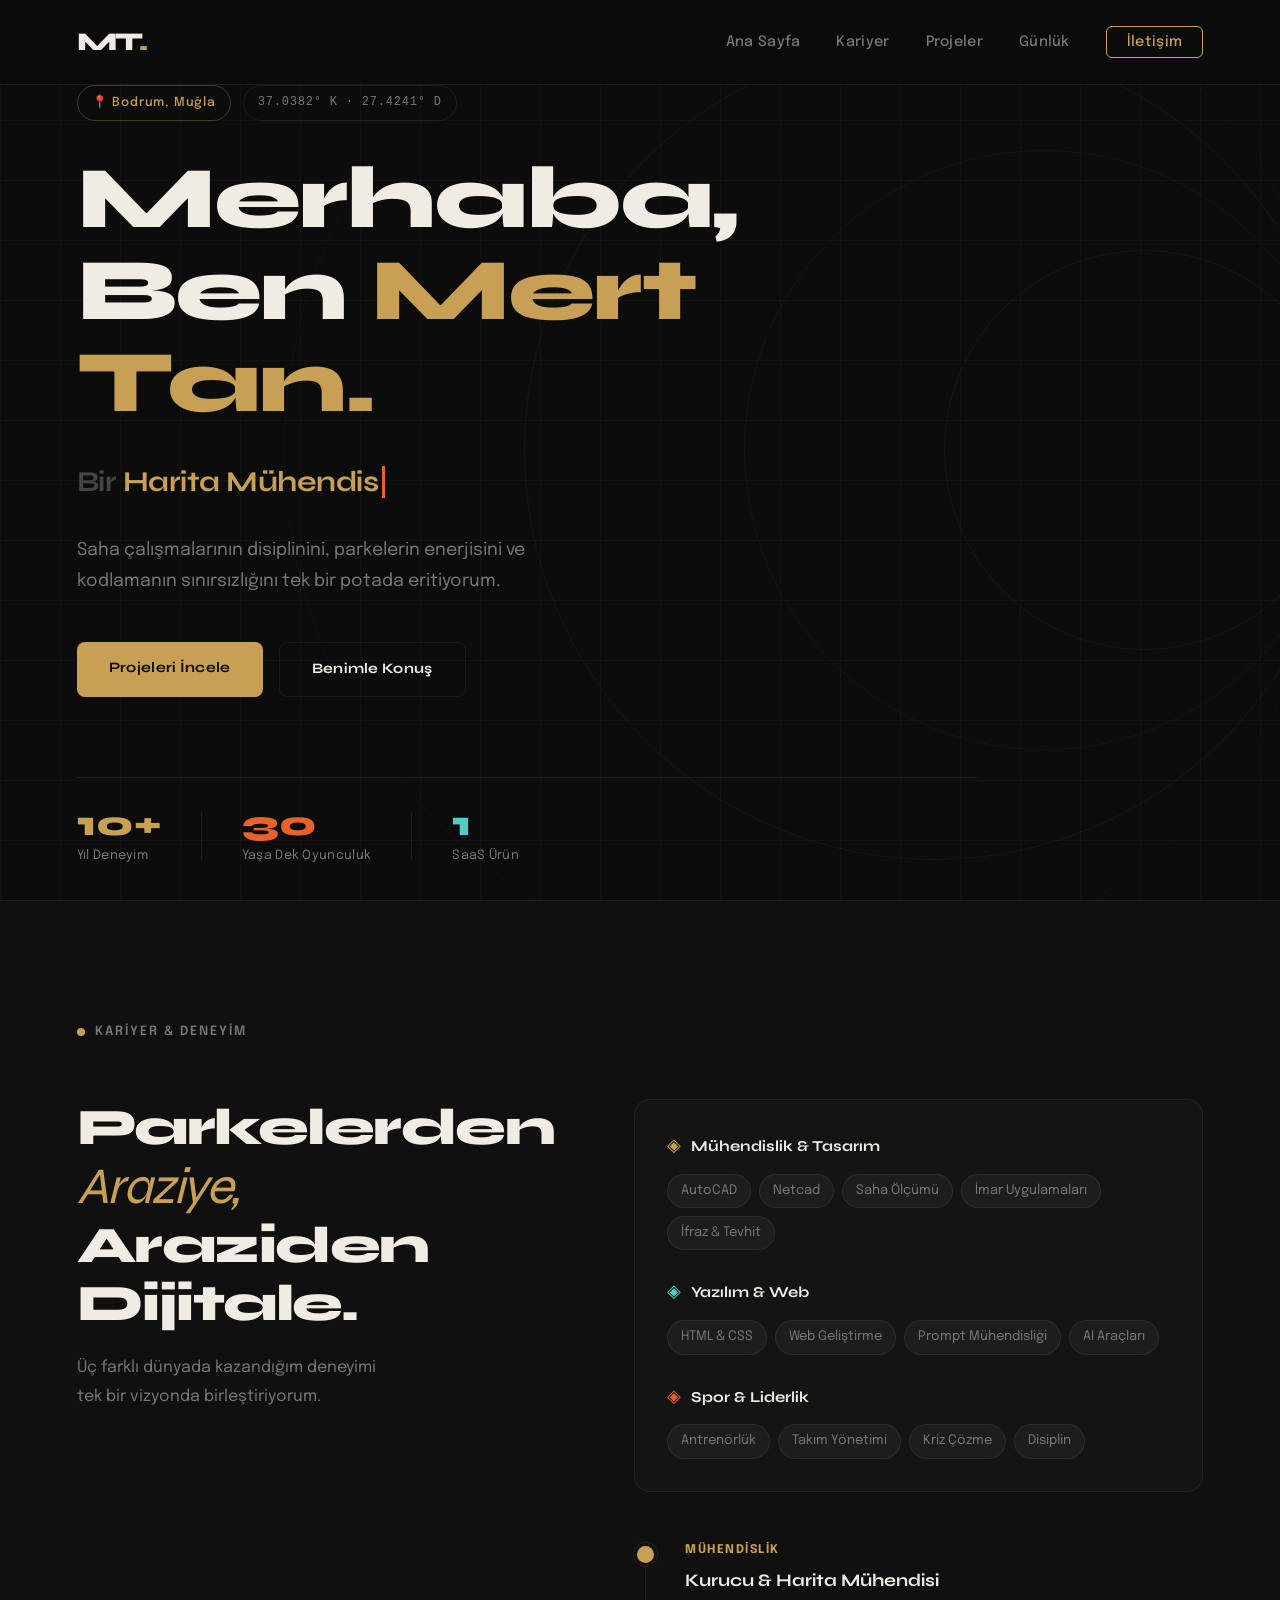
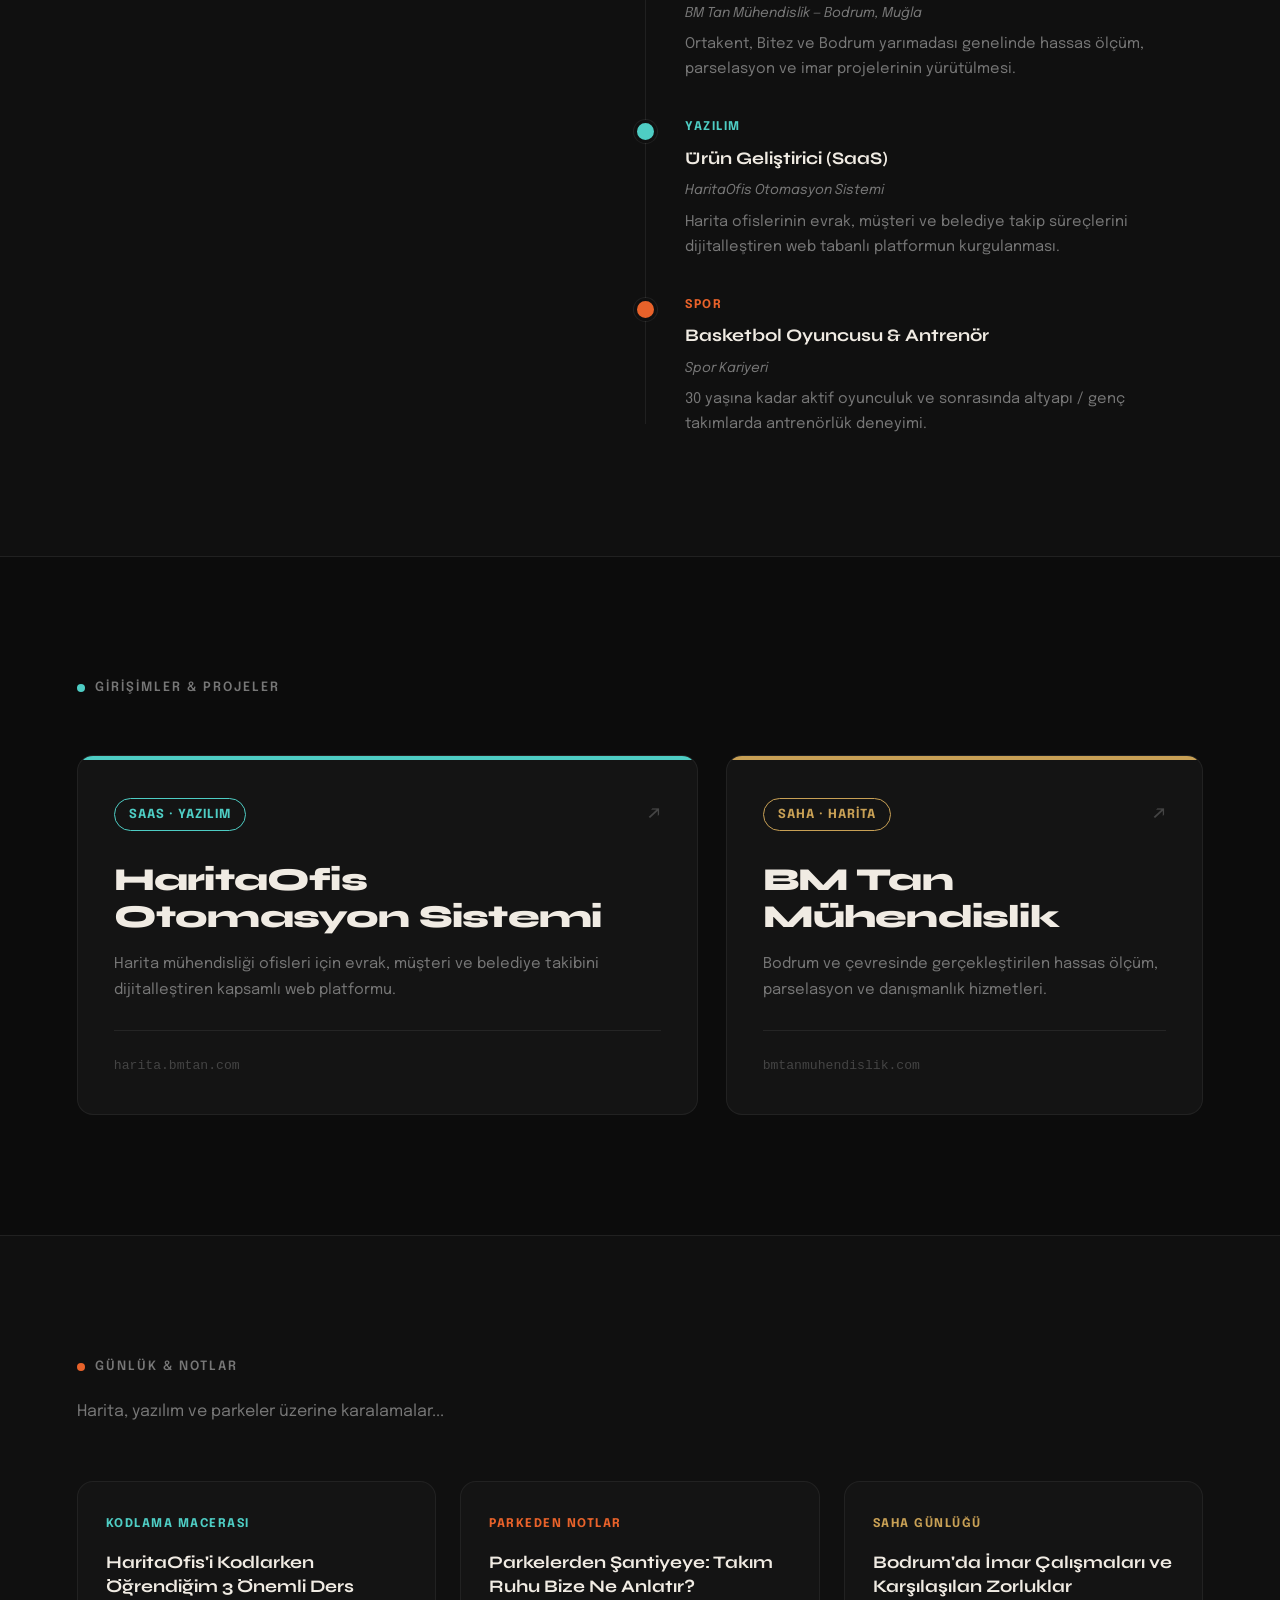
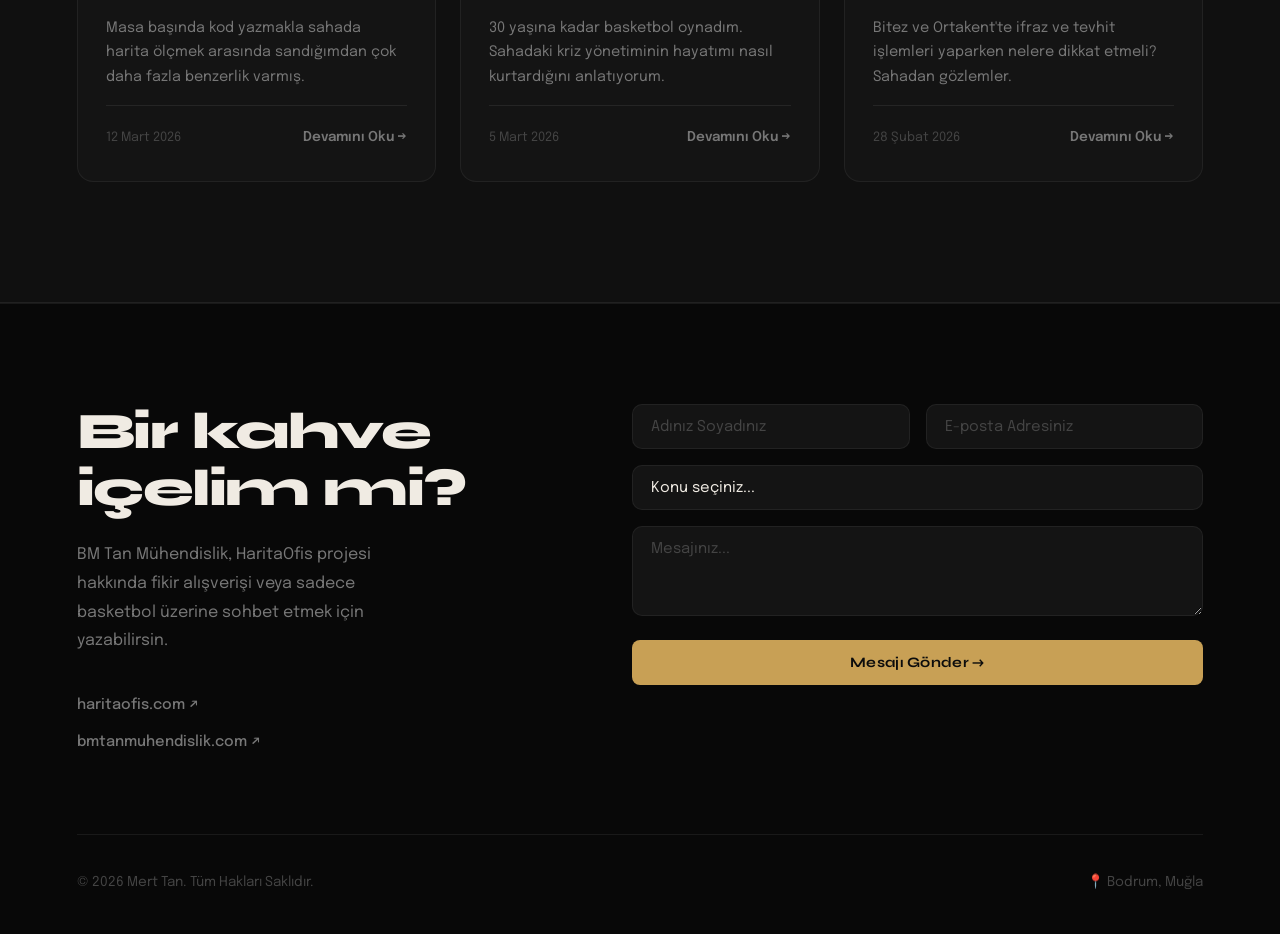
<file: index.html>
<!DOCTYPE html>
<html lang="tr">
<head>
    <meta charset="UTF-8">
    <meta name="viewport" content="width=device-width, initial-scale=1.0">
    <title>Mert Tan — Harita Mühendisi & Geliştirici</title>
    <link rel="preconnect" href="https://fonts.googleapis.com">
    <link href="https://fonts.googleapis.com/css2?family=Syne:wght@400;600;700;800&family=Epilogue:ital,wght@0,300;0,400;0,500;1,400&display=swap" rel="stylesheet">
    <link rel="stylesheet" href="style.css">
</head>
<body>

    <!-- NAVBAR -->
    <header class="navbar" id="navbar">
        <div class="logo">MT<span class="logo-dot">.</span></div>
        <nav class="nav-links">
            <ul>
                <li><a href="#hero">Ana Sayfa</a></li>
                <li><a href="#about">Kariyer</a></li>
                <li><a href="#projects">Projeler</a></li>
                <li><a href="#blog">Günlük</a></li>
                <li><a href="#contact" class="nav-cta">İletişim</a></li>
            </ul>
        </nav>
    </header>

    <!-- HERO -->
    <section id="hero" class="hero-section">
        <div class="hero-bg">
            <div class="grid-overlay"></div>
            <div class="contour c1"></div>
            <div class="contour c2"></div>
            <div class="contour c3"></div>
            <div class="contour c4"></div>
        </div>

        <div class="hero-inner">
            <div class="hero-content reveal">
                <div class="hero-tags">
                    <span class="htag htag-map">📍 Bodrum, Muğla</span>
                    <span class="htag htag-coord">37.0382° K · 27.4241° D</span>
                </div>

                <h1 class="main-title">
                    Merhaba,<br>
                    Ben <span class="name-text">Mert Tan.</span>
                </h1>

                <div class="typewriter-line">
                    <span class="tw-prefix">Bir&nbsp;</span>
                    <span id="typewriter" class="tw-text"></span>
                    <span class="tw-cursor"></span>
                </div>

                <p class="hero-desc">
                    Saha çalışmalarının disiplinini, parkelerin enerjisini
                    ve kodlamanın sınırsızlığını tek bir potada eritiyorum.
                </p>

                <div class="hero-buttons">
                    <a href="#projects" class="btn-primary">Projeleri İncele</a>
                    <a href="#contact" class="btn-ghost">Benimle Konuş</a>
                </div>
            </div>

            <div class="hero-stats reveal reveal-delay">
                <div class="stat">
                    <span class="stat-num map-color">10+</span>
                    <span class="stat-label">Yıl Deneyim</span>
                </div>
                <div class="stat-div"></div>
                <div class="stat">
                    <span class="stat-num sport-color">30</span>
                    <span class="stat-label">Yaşa Dek Oyunculuk</span>
                </div>
                <div class="stat-div"></div>
                <div class="stat">
                    <span class="stat-num tech-color">1</span>
                    <span class="stat-label">SaaS Ürün</span>
                </div>
            </div>
        </div>
    </section>

    <!-- ABOUT / CAREER -->
    <section id="about" class="section about-section">
        <div class="section-label reveal">
            <span class="label-dot map-bg"></span>
            Kariyer & Deneyim
        </div>

        <div class="about-layout">
            <div class="about-heading reveal">
                <h2>
                    Parkelerden<br>
                    <em>Araziye,</em><br>
                    Araziden<br>Dijitale.
                </h2>
                <p>Üç farklı dünyada kazandığım deneyimi tek bir vizyonda birleştiriyorum.</p>
            </div>

            <div class="about-right">
                <div class="skills-panel reveal">
                    <div class="skill-block">
                        <div class="skill-hdr">
                            <span class="skill-ico map-color">◈</span>
                            <h4>Mühendislik & Tasarım</h4>
                        </div>
                        <div class="skill-chips">
                            <span>AutoCAD</span><span>Netcad</span><span>Saha Ölçümü</span>
                            <span>İmar Uygulamaları</span><span>İfraz & Tevhit</span>
                        </div>
                    </div>
                    <div class="skill-block">
                        <div class="skill-hdr">
                            <span class="skill-ico tech-color">◈</span>
                            <h4>Yazılım & Web</h4>
                        </div>
                        <div class="skill-chips">
                            <span>HTML & CSS</span><span>Web Geliştirme</span>
                            <span>Prompt Mühendisliği</span><span>AI Araçları</span>
                        </div>
                    </div>
                    <div class="skill-block">
                        <div class="skill-hdr">
                            <span class="skill-ico sport-color">◈</span>
                            <h4>Spor & Liderlik</h4>
                        </div>
                        <div class="skill-chips">
                            <span>Antrenörlük</span><span>Takım Yönetimi</span>
                            <span>Kriz Çözme</span><span>Disiplin</span>
                        </div>
                    </div>
                </div>

                <div class="timeline reveal">
                    <div class="tl-item">
                        <div class="tl-marker map-bg"></div>
                        <div class="tl-body">
                            <span class="tl-tag map-color">Mühendislik</span>
                            <h3>Kurucu & Harita Mühendisi</h3>
                            <span class="tl-company">BM Tan Mühendislik — Bodrum, Muğla</span>
                            <p>Ortakent, Bitez ve Bodrum yarımadası genelinde hassas ölçüm, parselasyon ve imar projelerinin yürütülmesi.</p>
                        </div>
                    </div>
                    <div class="tl-item">
                        <div class="tl-marker tech-bg"></div>
                        <div class="tl-body">
                            <span class="tl-tag tech-color">Yazılım</span>
                            <h3>Ürün Geliştirici (SaaS)</h3>
                            <span class="tl-company">HaritaOfis Otomasyon Sistemi</span>
                            <p>Harita ofislerinin evrak, müşteri ve belediye takip süreçlerini dijitalleştiren web tabanlı platformun kurgulanması.</p>
                        </div>
                    </div>
                    <div class="tl-item">
                        <div class="tl-marker sport-bg"></div>
                        <div class="tl-body">
                            <span class="tl-tag sport-color">Spor</span>
                            <h3>Basketbol Oyuncusu & Antrenör</h3>
                            <span class="tl-company">Spor Kariyeri</span>
                            <p>30 yaşına kadar aktif oyunculuk ve sonrasında altyapı / genç takımlarda antrenörlük deneyimi.</p>
                        </div>
                    </div>
                </div>
            </div>
        </div>
    </section>

    <!-- PROJECTS -->
    <section id="projects" class="section projects-section">
        <div class="section-label reveal">
            <span class="label-dot tech-bg"></span>
            Girişimler & Projeler
        </div>

        <div class="projects-layout">
            <a href="https://harita.bmtan.com" target="_blank" class="proj-card featured-proj reveal">
                <div class="proj-stripe tech-bg"></div>
                <div class="proj-inner">
                    <div class="proj-top">
                        <span class="proj-badge tech-color tech-border">SaaS · Yazılım</span>
                        <span class="proj-arrow">↗</span>
                    </div>
                    <h3>HaritaOfis<br>Otomasyon Sistemi</h3>
                    <p>Harita mühendisliği ofisleri için evrak, müşteri ve belediye takibini dijitalleştiren kapsamlı web platformu.</p>
                    <div class="proj-foot">
                        <span class="proj-url">harita.bmtan.com</span>
                    </div>
                </div>
            </a>

            <a href="https://www.bmtanmuhendislik.com" target="_blank" class="proj-card reveal reveal-delay">
                <div class="proj-stripe map-bg"></div>
                <div class="proj-inner">
                    <div class="proj-top">
                        <span class="proj-badge map-color map-border">Saha · Harita</span>
                        <span class="proj-arrow">↗</span>
                    </div>
                    <h3>BM Tan<br>Mühendislik</h3>
                    <p>Bodrum ve çevresinde gerçekleştirilen hassas ölçüm, parselasyon ve danışmanlık hizmetleri.</p>
                    <div class="proj-foot">
                        <span class="proj-url">bmtanmuhendislik.com</span>
                    </div>
                </div>
            </a>
        </div>
    </section>

    <!-- BLOG -->
    <section id="blog" class="section blog-section">
        <div class="section-label reveal">
            <span class="label-dot sport-bg"></span>
            Günlük & Notlar
        </div>
        <p class="section-subtitle reveal">Harita, yazılım ve parkeler üzerine karalamalar...</p>

        <div class="blog-grid">
            <a href="yazi1.html" class="blog-card reveal">
                <span class="blog-tag tech-color">Kodlama Macerası</span>
                <h3>HaritaOfis'i Kodlarken Öğrendiğim 3 Önemli Ders</h3>
                <p>Masa başında kod yazmakla sahada harita ölçmek arasında sandığımdan çok daha fazla benzerlik varmış.</p>
                <div class="blog-foot">
                    <span class="blog-date">12 Mart 2026</span>
                    <span class="blog-read">Devamını Oku →</span>
                </div>
            </a>

            <a href="yazi2.html" class="blog-card reveal">
                <span class="blog-tag sport-color">Parkeden Notlar</span>
                <h3>Parkelerden Şantiyeye: Takım Ruhu Bize Ne Anlatır?</h3>
                <p>30 yaşına kadar basketbol oynadım. Sahadaki kriz yönetiminin hayatımı nasıl kurtardığını anlatıyorum.</p>
                <div class="blog-foot">
                    <span class="blog-date">5 Mart 2026</span>
                    <span class="blog-read">Devamını Oku →</span>
                </div>
            </a>

            <a href="#yazi3" class="blog-card reveal">
                <span class="blog-tag map-color">Saha Günlüğü</span>
                <h3>Bodrum'da İmar Çalışmaları ve Karşılaşılan Zorluklar</h3>
                <p>Bitez ve Ortakent'te ifraz ve tevhit işlemleri yaparken nelere dikkat etmeli? Sahadan gözlemler.</p>
                <div class="blog-foot">
                    <span class="blog-date">28 Şubat 2026</span>
                    <span class="blog-read">Devamını Oku →</span>
                </div>
            </a>
        </div>
    </section>

    <!-- CONTACT / FOOTER -->
    <footer id="contact" class="footer-section">
        <div class="footer-layout">
            <div class="footer-left reveal">
                <h2>Bir kahve<br>içelim mi?</h2>
                <p>BM Tan Mühendislik, HaritaOfis projesi hakkında fikir alışverişi veya sadece basketbol üzerine sohbet etmek için yazabilirsin.</p>
                <div class="footer-links">
                    <a href="https://www.haritaofis.com" target="_blank">haritaofis.com ↗</a>
                    <a href="https://www.bmtanmuhendislik.com" target="_blank">bmtanmuhendislik.com ↗</a>
                </div>
            </div>

            <div class="footer-right reveal reveal-delay">
                <form class="contact-form" action="#" method="POST">
                    <div class="form-row-2">
                        <div class="form-group">
                            <input type="text" placeholder="Adınız Soyadınız" required>
                        </div>
                        <div class="form-group">
                            <input type="email" placeholder="E-posta Adresiniz" required>
                        </div>
                    </div>
                    <div class="form-group">
                        <select required>
                            <option value="" disabled selected>Konu seçiniz...</option>
                            <option value="harita">🗺️ Harita İşleri & Danışmanlık</option>
                            <option value="yazilim">💻 HaritaOfis & Yazılım Projeleri</option>
                            <option value="basketbol">🏀 Basketbol Sohbeti</option>
                            <option value="diger">Diğer</option>
                        </select>
                    </div>
                    <div class="form-group">
                        <textarea rows="4" placeholder="Mesajınız..." required></textarea>
                    </div>
                    <button type="submit" class="btn-primary">Mesajı Gönder →</button>
                </form>
            </div>
        </div>

        <div class="footer-bottom">
            <span>© 2026 Mert Tan. Tüm Hakları Saklıdır.</span>
            <span class="footer-loc">📍 Bodrum, Muğla</span>
        </div>
    </footer>

    <script src="script.js"></script>
</body>
</html>
</file>
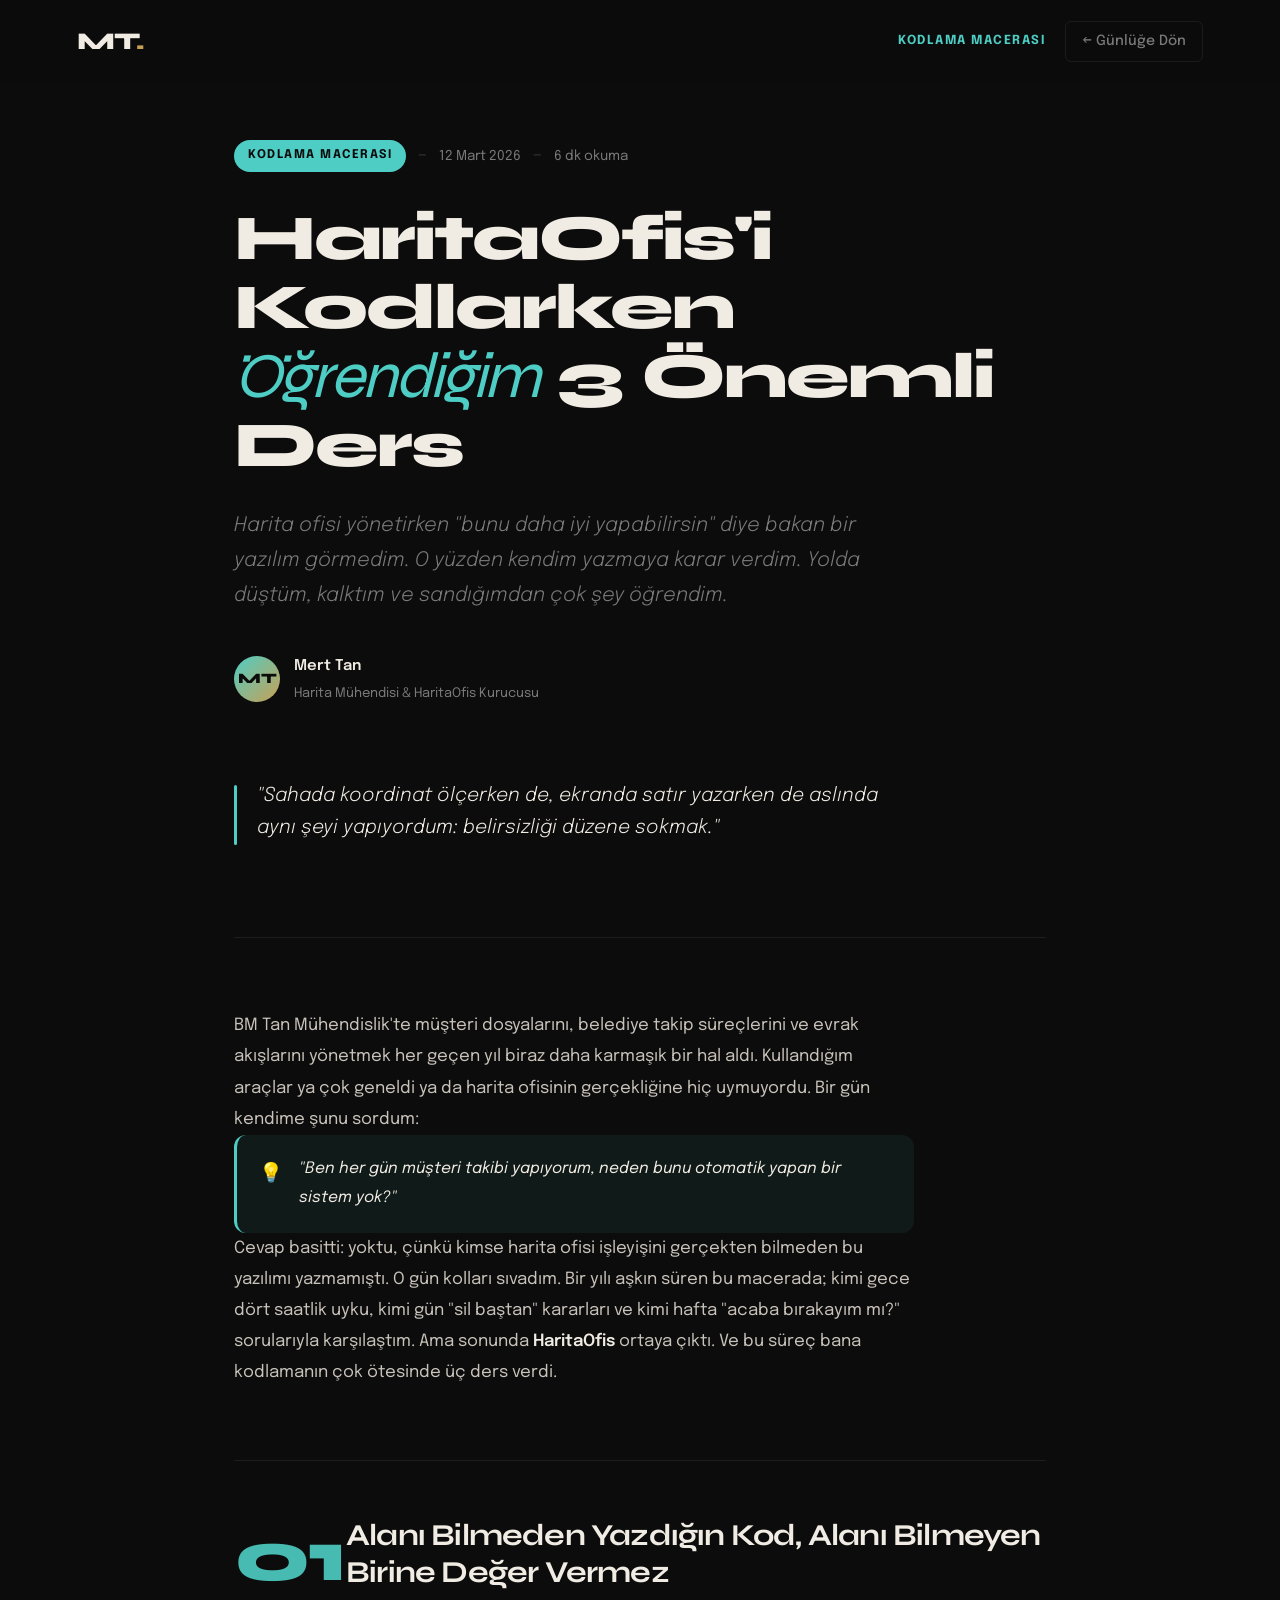
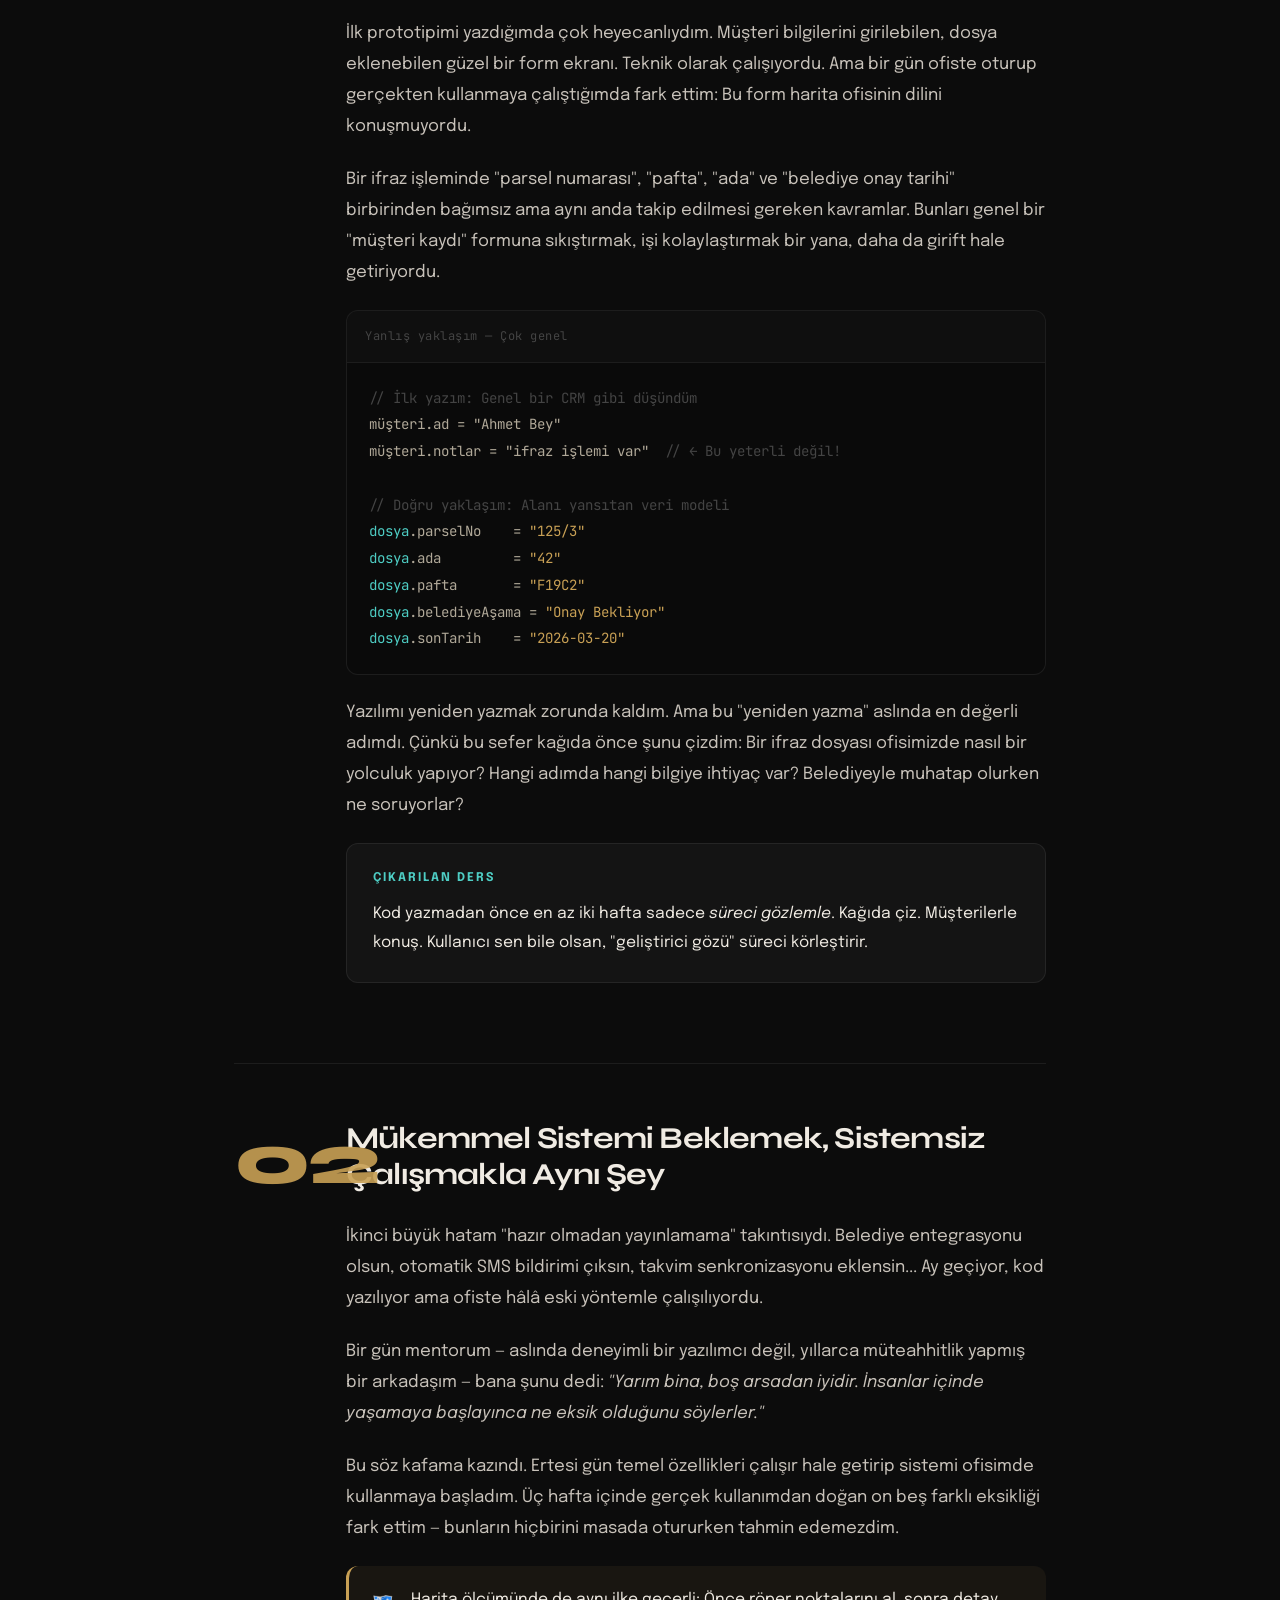
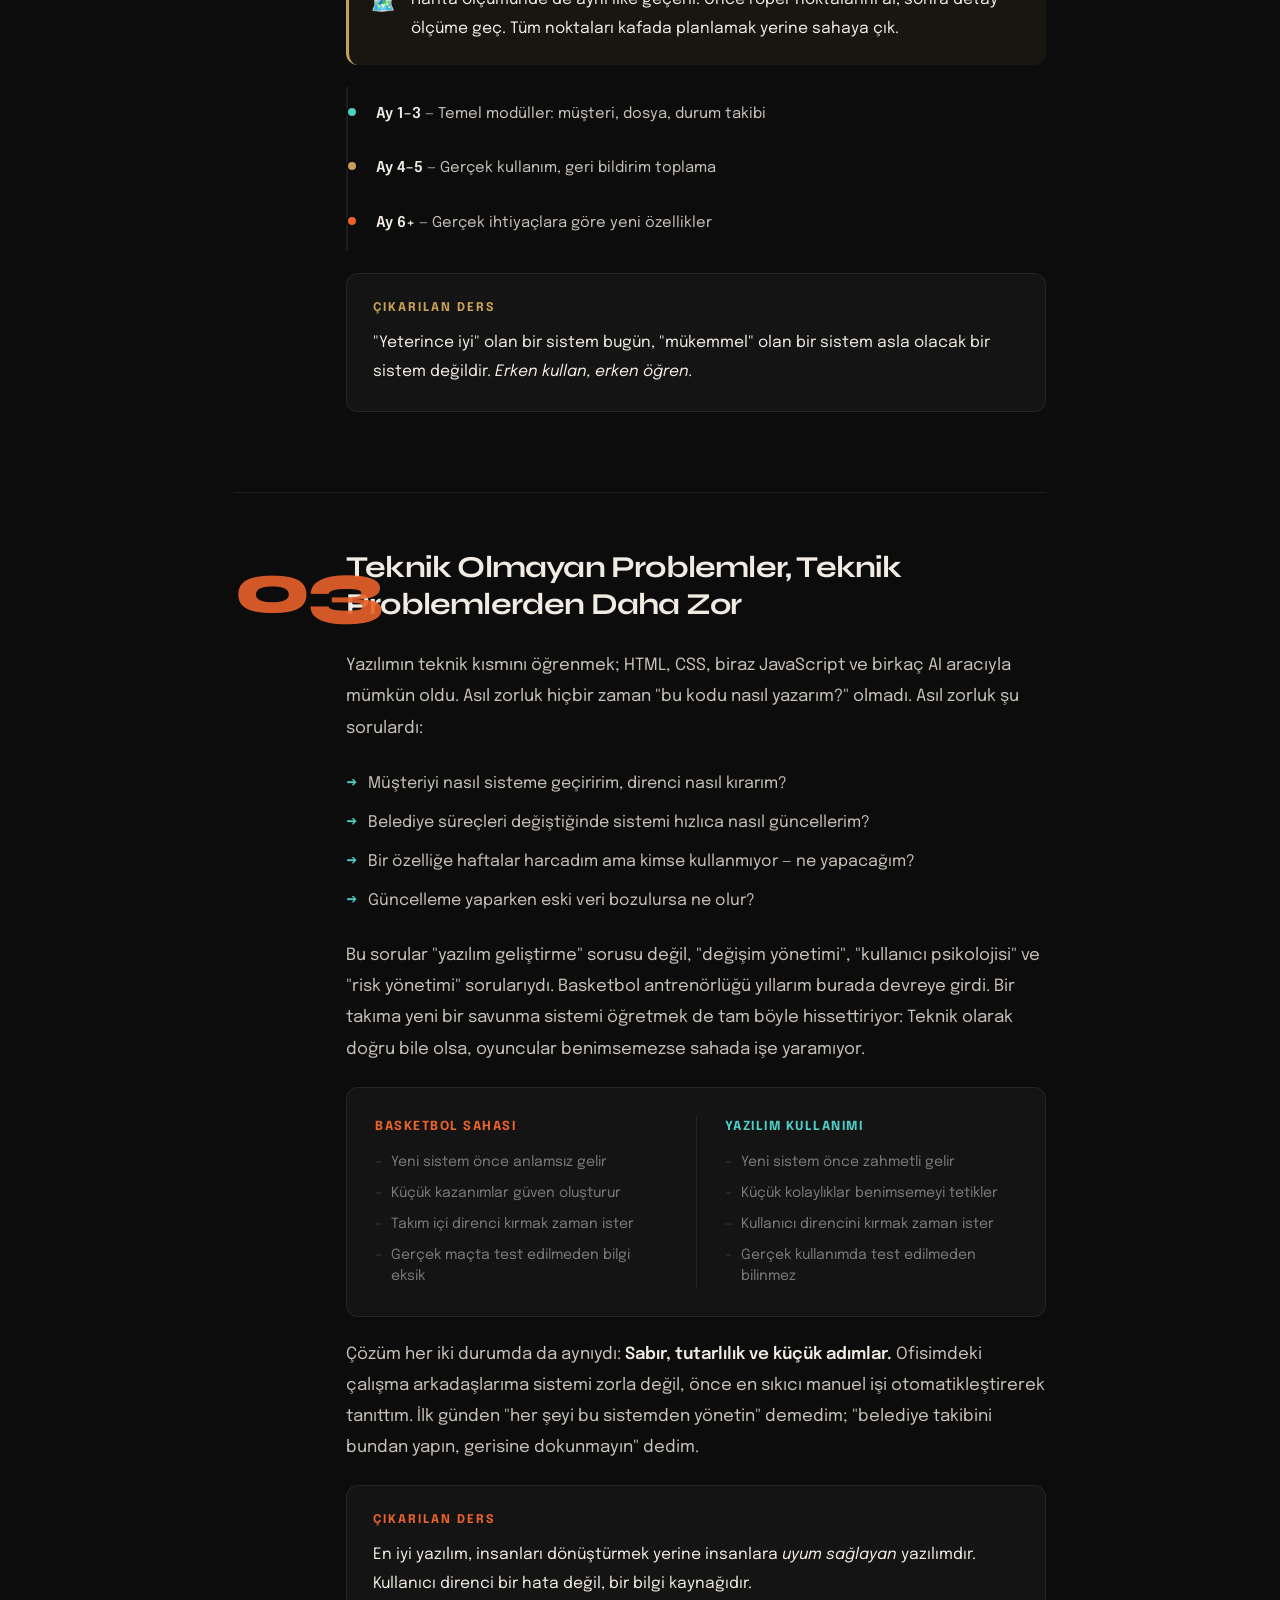
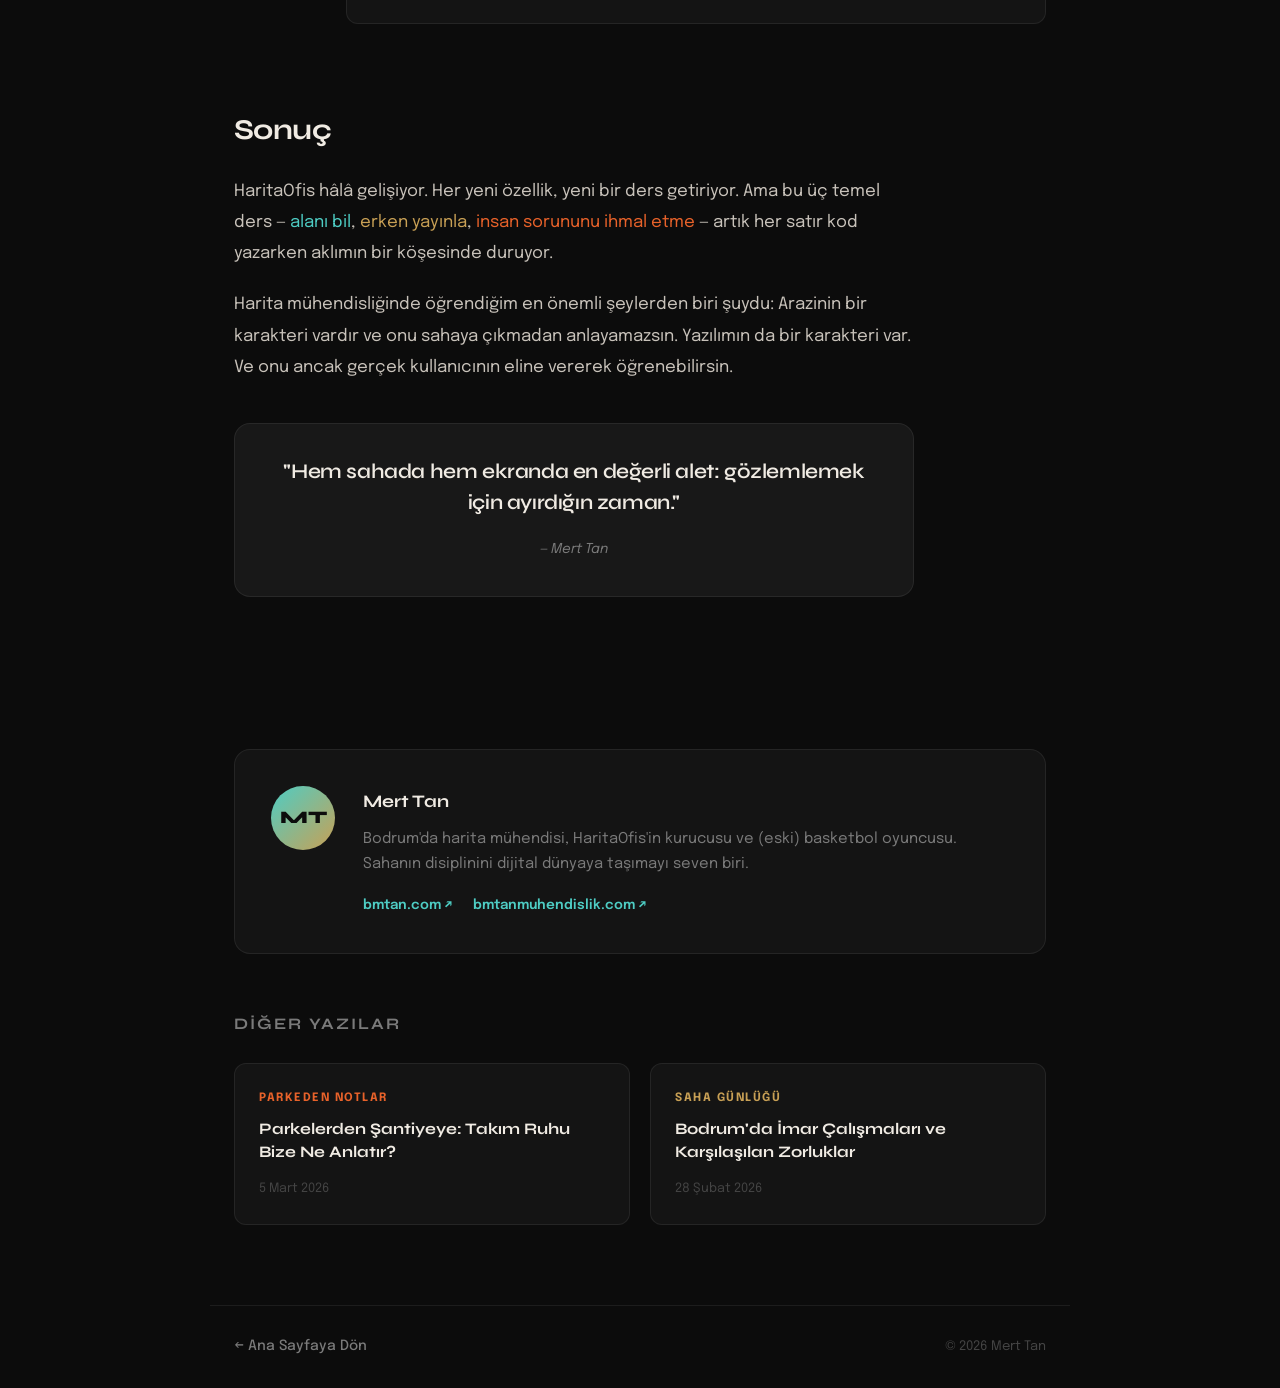
<file: yazi1.html>
<!DOCTYPE html>
<html lang="tr">
<head>
    <meta charset="UTF-8">
    <meta name="viewport" content="width=device-width, initial-scale=1.0">
    <title>HaritaOfis'i Kodlarken Öğrendiğim 3 Önemli Ders — Mert Tan</title>
    <link rel="preconnect" href="https://fonts.googleapis.com">
    <link href="https://fonts.googleapis.com/css2?family=Syne:wght@400;600;700;800&family=Epilogue:ital,wght@0,300;0,400;0,500;1,300;1,400&family=JetBrains+Mono:wght@400;500&display=swap" rel="stylesheet">
    <link rel="stylesheet" href="yazi1.css">
</head>
<body>

    <!-- NAVBAR -->
    <header class="navbar" id="navbar">
        <a href="index.html" class="logo">MT<span class="logo-dot">.</span></a>
        <div class="nav-right">
            <span class="nav-tag tech-color">Kodlama Macerası</span>
            <a href="index.html#blog" class="back-link">← Günlüğe Dön</a>
        </div>
    </header>

    <!-- MAKALE -->
    <main class="article-wrap">

        <!-- HERO HEADER -->
        <header class="article-header">
            <div class="article-meta">
                <span class="tag-pill tech-color-bg">Kodlama Macerası</span>
                <span class="meta-sep">—</span>
                <time class="meta-date">12 Mart 2026</time>
                <span class="meta-sep">—</span>
                <span class="meta-read">6 dk okuma</span>
            </div>

            <h1 class="article-title">
                HaritaOfis'i Kodlarken<br>
                <em>Öğrendiğim</em> 3 Önemli Ders
            </h1>

            <p class="article-lead">
                Harita ofisi yönetirken "bunu daha iyi yapabilirsin" diye bakan bir yazılım görmedim. O yüzden kendim yazmaya karar verdim. Yolda düştüm, kalktım ve sandığımdan çok şey öğrendim.
            </p>

            <div class="author-row">
                <div class="author-avatar">MT</div>
                <div class="author-info">
                    <span class="author-name">Mert Tan</span>
                    <span class="author-title">Harita Mühendisi & HaritaOfis Kurucusu</span>
                </div>
            </div>

            <!-- Dekoratif vurgulu alıntı -->
            <div class="hero-pull-quote">
                <div class="hpq-line tech-bg"></div>
                <blockquote>
                    "Sahada koordinat ölçerken de, ekranda satır yazarken de aslında aynı şeyi yapıyordum: belirsizliği düzene sokmak."
                </blockquote>
            </div>
        </header>

        <!-- İÇERİK -->
        <article class="article-body">

            <!-- GİRİŞ -->
            <section class="prose-section">
                <p>
                    BM Tan Mühendislik'te müşteri dosyalarını, belediye takip süreçlerini ve evrak akışlarını yönetmek her geçen yıl biraz daha karmaşık bir hal aldı. Kullandığım araçlar ya çok geneldi ya da harita ofisinin gerçekliğine hiç uymuyordu. Bir gün kendime şunu sordum:
                </p>

                <div class="callout callout-tech">
                    <span class="callout-icon">💡</span>
                    <p><em>"Ben her gün müşteri takibi yapıyorum, neden bunu otomatik yapan bir sistem yok?"</em></p>
                </div>

                <p>
                    Cevap basitti: yoktu, çünkü kimse harita ofisi işleyişini gerçekten bilmeden bu yazılımı yazmamıştı. O gün kolları sıvadım. Bir yılı aşkın süren bu macerada; kimi gece dört saatlik uyku, kimi gün "sil baştan" kararları ve kimi hafta "acaba bırakayım mı?" sorularıyla karşılaştım. Ama sonunda <strong>HaritaOfis</strong> ortaya çıktı. Ve bu süreç bana kodlamanın çok ötesinde üç ders verdi.
                </p>
            </section>

            <!-- DERS 1 -->
            <section class="lesson-section">
                <div class="lesson-number tech-color">01</div>
                <div class="lesson-content">
                    <h2>Alanı Bilmeden Yazdığın Kod, Alanı Bilmeyen Birine Değer Vermez</h2>

                    <p>
                        İlk prototipimi yazdığımda çok heyecanlıydım. Müşteri bilgilerini girilebilen, dosya eklenebilen güzel bir form ekranı. Teknik olarak çalışıyordu. Ama bir gün ofiste oturup gerçekten kullanmaya çalıştığımda fark ettim: Bu form harita ofisinin dilini konuşmuyordu.
                    </p>

                    <p>
                        Bir ifraz işleminde "parsel numarası", "pafta", "ada" ve "belediye onay tarihi" birbirinden bağımsız ama aynı anda takip edilmesi gereken kavramlar. Bunları genel bir "müşteri kaydı" formuna sıkıştırmak, işi kolaylaştırmak bir yana, daha da girift hale getiriyordu.
                    </p>

                    <div class="code-block">
                        <div class="code-header">
                            <span class="code-lang">Yanlış yaklaşım — Çok genel</span>
                        </div>
                        <pre><code><span class="c-dim">// İlk yazım: Genel bir CRM gibi düşündüm</span>
müşteri.ad = "Ahmet Bey"
müşteri.notlar = "ifraz işlemi var"  <span class="c-dim">// ← Bu yeterli değil!</span>

<span class="c-dim">// Doğru yaklaşım: Alanı yansıtan veri modeli</span>
<span class="c-key">dosya</span>.parselNo    = <span class="c-str">"125/3"</span>
<span class="c-key">dosya</span>.ada         = <span class="c-str">"42"</span>
<span class="c-key">dosya</span>.pafta       = <span class="c-str">"F19C2"</span>
<span class="c-key">dosya</span>.belediyeAşama = <span class="c-str">"Onay Bekliyor"</span>
<span class="c-key">dosya</span>.sonTarih    = <span class="c-str">"2026-03-20"</span></code></pre>
                    </div>

                    <p>
                        Yazılımı yeniden yazmak zorunda kaldım. Ama bu "yeniden yazma" aslında en değerli adımdı. Çünkü bu sefer kağıda önce şunu çizdim: Bir ifraz dosyası ofisimizde nasıl bir yolculuk yapıyor? Hangi adımda hangi bilgiye ihtiyaç var? Belediyeyle muhatap olurken ne soruyorlar?
                    </p>

                    <div class="insight-box">
                        <span class="insight-label tech-color">Çıkarılan Ders</span>
                        <p>Kod yazmadan önce en az iki hafta sadece <em>süreci gözlemle</em>. Kağıda çiz. Müşterilerle konuş. Kullanıcı sen bile olsan, "geliştirici gözü" süreci körleştirir.</p>
                    </div>
                </div>
            </section>

            <!-- DERS 2 -->
            <section class="lesson-section">
                <div class="lesson-number map-color">02</div>
                <div class="lesson-content">
                    <h2>Mükemmel Sistemi Beklemek, Sistemsiz Çalışmakla Aynı Şey</h2>

                    <p>
                        İkinci büyük hatam "hazır olmadan yayınlamama" takıntısıydı. Belediye entegrasyonu olsun, otomatik SMS bildirimi çıksın, takvim senkronizasyonu eklensin... Ay geçiyor, kod yazılıyor ama ofiste hâlâ eski yöntemle çalışılıyordu.
                    </p>

                    <p>
                        Bir gün mentorum — aslında deneyimli bir yazılımcı değil, yıllarca müteahhitlik yapmış bir arkadaşım — bana şunu dedi: <em>"Yarım bina, boş arsadan iyidir. İnsanlar içinde yaşamaya başlayınca ne eksik olduğunu söylerler."</em>
                    </p>

                    <p>
                        Bu söz kafama kazındı. Ertesi gün temel özellikleri çalışır hale getirip sistemi ofisimde kullanmaya başladım. Üç hafta içinde gerçek kullanımdan doğan on beş farklı eksikliği fark ettim — bunların hiçbirini masada otururken tahmin edemezdim.
                    </p>

                    <div class="callout callout-map">
                        <span class="callout-icon">🗺️</span>
                        <p>Harita ölçümünde de aynı ilke geçerli: Önce röper noktalarını al, sonra detay ölçüme geç. Tüm noktaları kafada planlamak yerine sahaya çık.</p>
                    </div>

                    <div class="timeline-mini">
                        <div class="tl-m-item">
                            <div class="tl-m-dot tech-bg"></div>
                            <div><strong>Ay 1–3</strong> — Temel modüller: müşteri, dosya, durum takibi</div>
                        </div>
                        <div class="tl-m-item">
                            <div class="tl-m-dot map-bg"></div>
                            <div><strong>Ay 4–5</strong> — Gerçek kullanım, geri bildirim toplama</div>
                        </div>
                        <div class="tl-m-item">
                            <div class="tl-m-dot sport-bg"></div>
                            <div><strong>Ay 6+</strong> — Gerçek ihtiyaçlara göre yeni özellikler</div>
                        </div>
                    </div>

                    <div class="insight-box">
                        <span class="insight-label map-color">Çıkarılan Ders</span>
                        <p>"Yeterince iyi" olan bir sistem bugün, "mükemmel" olan bir sistem asla olacak bir sistem değildir. <em>Erken kullan, erken öğren.</em></p>
                    </div>
                </div>
            </section>

            <!-- DERS 3 -->
            <section class="lesson-section">
                <div class="lesson-number sport-color">03</div>
                <div class="lesson-content">
                    <h2>Teknik Olmayan Problemler, Teknik Problemlerden Daha Zor</h2>

                    <p>
                        Yazılımın teknik kısmını öğrenmek; HTML, CSS, biraz JavaScript ve birkaç AI aracıyla mümkün oldu. Asıl zorluk hiçbir zaman "bu kodu nasıl yazarım?" olmadı. Asıl zorluk şu sorulardı:
                    </p>

                    <ul class="article-list">
                        <li>Müşteriyi nasıl sisteme geçiririm, direnci nasıl kırarım?</li>
                        <li>Belediye süreçleri değiştiğinde sistemi hızlıca nasıl güncellerim?</li>
                        <li>Bir özelliğe haftalar harcadım ama kimse kullanmıyor — ne yapacağım?</li>
                        <li>Güncelleme yaparken eski veri bozulursa ne olur?</li>
                    </ul>

                    <p>
                        Bu sorular "yazılım geliştirme" sorusu değil, "değişim yönetimi", "kullanıcı psikolojisi" ve "risk yönetimi" sorularıydı. Basketbol antrenörlüğü yıllarım burada devreye girdi. Bir takıma yeni bir savunma sistemi öğretmek de tam böyle hissettiriyor: Teknik olarak doğru bile olsa, oyuncular benimsemezse sahada işe yaramıyor.
                    </p>

                    <div class="split-compare">
                        <div class="compare-col">
                            <span class="compare-label sport-color">Basketbol Sahası</span>
                            <ul>
                                <li>Yeni sistem önce anlamsız gelir</li>
                                <li>Küçük kazanımlar güven oluşturur</li>
                                <li>Takım içi direnci kırmak zaman ister</li>
                                <li>Gerçek maçta test edilmeden bilgi eksik</li>
                            </ul>
                        </div>
                        <div class="compare-divider"></div>
                        <div class="compare-col">
                            <span class="compare-label tech-color">Yazılım Kullanımı</span>
                            <ul>
                                <li>Yeni sistem önce zahmetli gelir</li>
                                <li>Küçük kolaylıklar benimsemeyi tetikler</li>
                                <li>Kullanıcı direncini kırmak zaman ister</li>
                                <li>Gerçek kullanımda test edilmeden bilinmez</li>
                            </ul>
                        </div>
                    </div>

                    <p>
                        Çözüm her iki durumda da aynıydı: <strong>Sabır, tutarlılık ve küçük adımlar.</strong> Ofisimdeki çalışma arkadaşlarıma sistemi zorla değil, önce en sıkıcı manuel işi otomatikleştirerek tanıttım. İlk günden "her şeyi bu sistemden yönetin" demedim; "belediye takibini bundan yapın, gerisine dokunmayın" dedim.
                    </p>

                    <div class="insight-box">
                        <span class="insight-label sport-color">Çıkarılan Ders</span>
                        <p>En iyi yazılım, insanları dönüştürmek yerine insanlara <em>uyum sağlayan</em> yazılımdır. Kullanıcı direnci bir hata değil, bir bilgi kaynağıdır.</p>
                    </div>
                </div>
            </section>

            <!-- KAPANIŞ -->
            <section class="prose-section closing-section">
                <h2>Sonuç</h2>
                <p>
                    HaritaOfis hâlâ gelişiyor. Her yeni özellik, yeni bir ders getiriyor. Ama bu üç temel ders — <span class="tech-color">alanı bil</span>, <span class="map-color">erken yayınla</span>, <span class="sport-color">insan sorununu ihmal etme</span> — artık her satır kod yazarken aklımın bir köşesinde duruyor.
                </p>
                <p>
                    Harita mühendisliğinde öğrendiğim en önemli şeylerden biri şuydu: Arazinin bir karakteri vardır ve onu sahaya çıkmadan anlayamazsın. Yazılımın da bir karakteri var. Ve onu ancak gerçek kullanıcının eline vererek öğrenebilirsin.
                </p>

                <div class="closing-quote">
                    <p>"Hem sahada hem ekranda en değerli alet: gözlemlemek için ayırdığın zaman."</p>
                    <cite>— Mert Tan</cite>
                </div>
            </section>

        </article>

        <!-- YAZAR KUTUSU -->
        <div class="author-box">
            <div class="author-box-avatar">MT</div>
            <div class="author-box-info">
                <h3>Mert Tan</h3>
                <p>Bodrum'da harita mühendisi, HaritaOfis'in kurucusu ve (eski) basketbol oyuncusu. Sahanın disiplinini dijital dünyaya taşımayı seven biri.</p>
                <div class="author-box-links">
                    <a href="https://www.bmtan.com" target="_blank">bmtan.com ↗</a>
                    <a href="https://www.bmtanmuhendislik.com" target="_blank">bmtanmuhendislik.com ↗</a>
                </div>
            </div>
        </div>

        <!-- DİĞER YAZILAR -->
        <div class="more-articles">
            <h3>Diğer Yazılar</h3>
            <div class="more-grid">
                <a href="#yazi2" class="more-card">
                    <span class="more-tag sport-color">Parkeden Notlar</span>
                    <h4>Parkelerden Şantiyeye: Takım Ruhu Bize Ne Anlatır?</h4>
                    <span class="more-date">5 Mart 2026</span>
                </a>
                <a href="#yazi3" class="more-card">
                    <span class="more-tag map-color">Saha Günlüğü</span>
                    <h4>Bodrum'da İmar Çalışmaları ve Karşılaşılan Zorluklar</h4>
                    <span class="more-date">28 Şubat 2026</span>
                </a>
            </div>
        </div>

    </main>

    <!-- FOOTER -->
    <footer class="article-footer">
        <a href="index.html" class="back-home">← Ana Sayfaya Dön</a>
        <span class="footer-copy">© 2026 Mert Tan</span>
    </footer>

    <script>
        // Navbar scroll
        const navbar = document.getElementById('navbar');
        window.addEventListener('scroll', () => {
            navbar.classList.toggle('scrolled', window.scrollY > 50);
        }, { passive: true });

        // Okuma ilerlemesi
        const bar = document.createElement('div');
        bar.className = 'reading-progress';
        document.body.prepend(bar);

        window.addEventListener('scroll', () => {
            const doc = document.documentElement;
            const scrollTop = doc.scrollTop || document.body.scrollTop;
            const scrollHeight = doc.scrollHeight - doc.clientHeight;
            const progress = scrollHeight > 0 ? (scrollTop / scrollHeight) * 100 : 0;
            bar.style.width = progress + '%';
        }, { passive: true });
    </script>
</body>
</html>
</file>
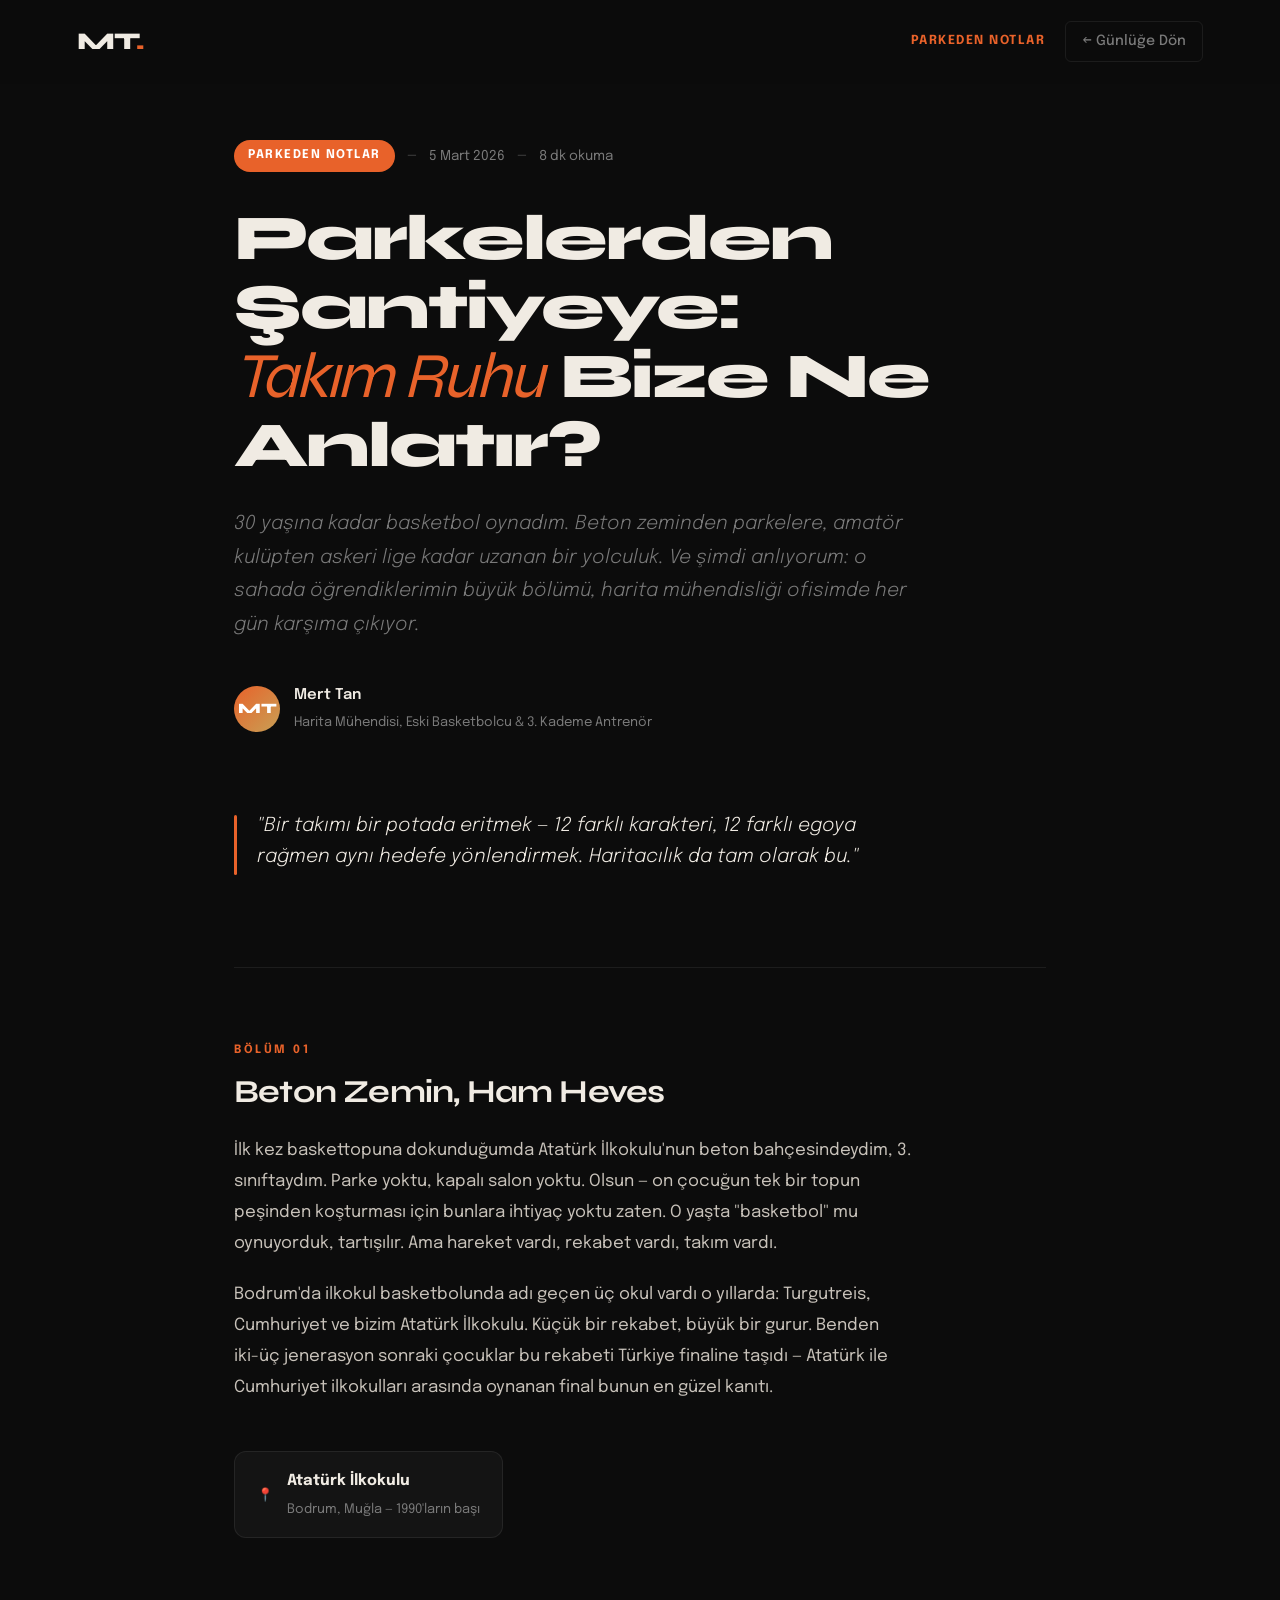
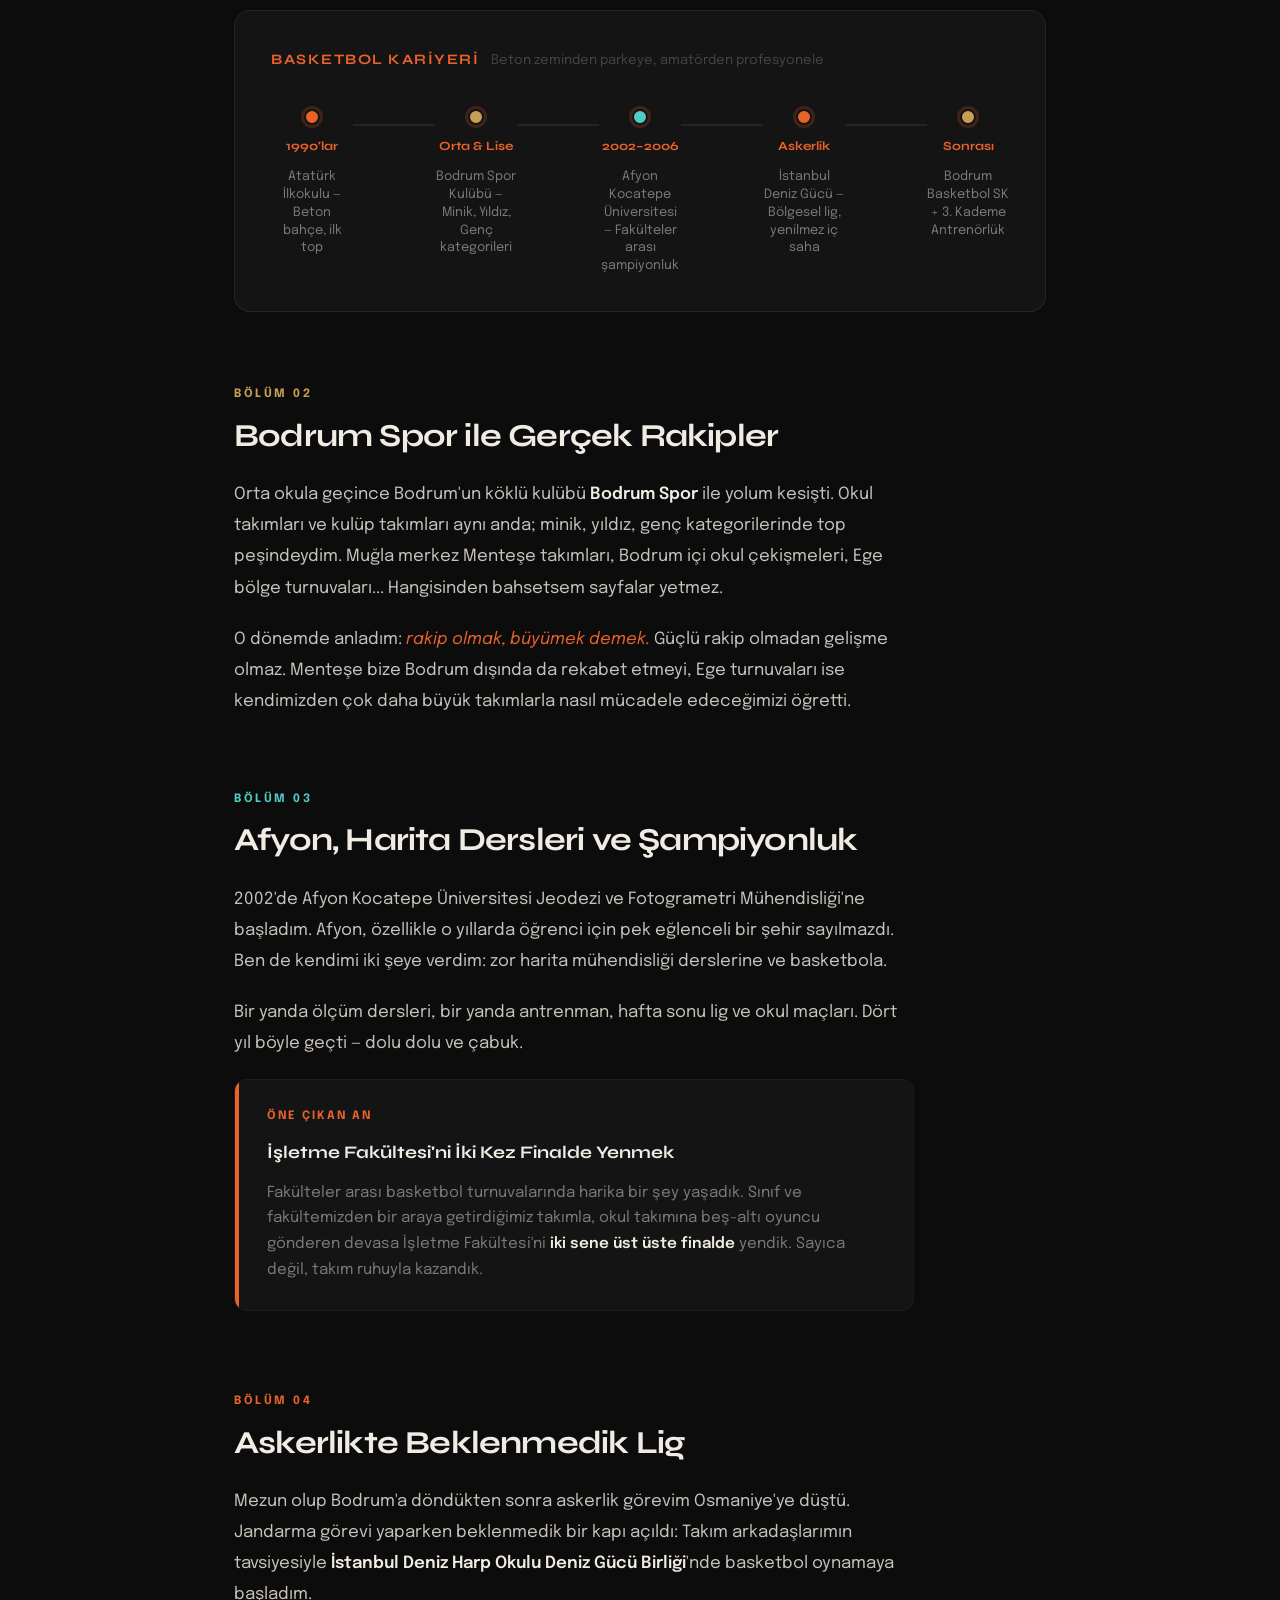
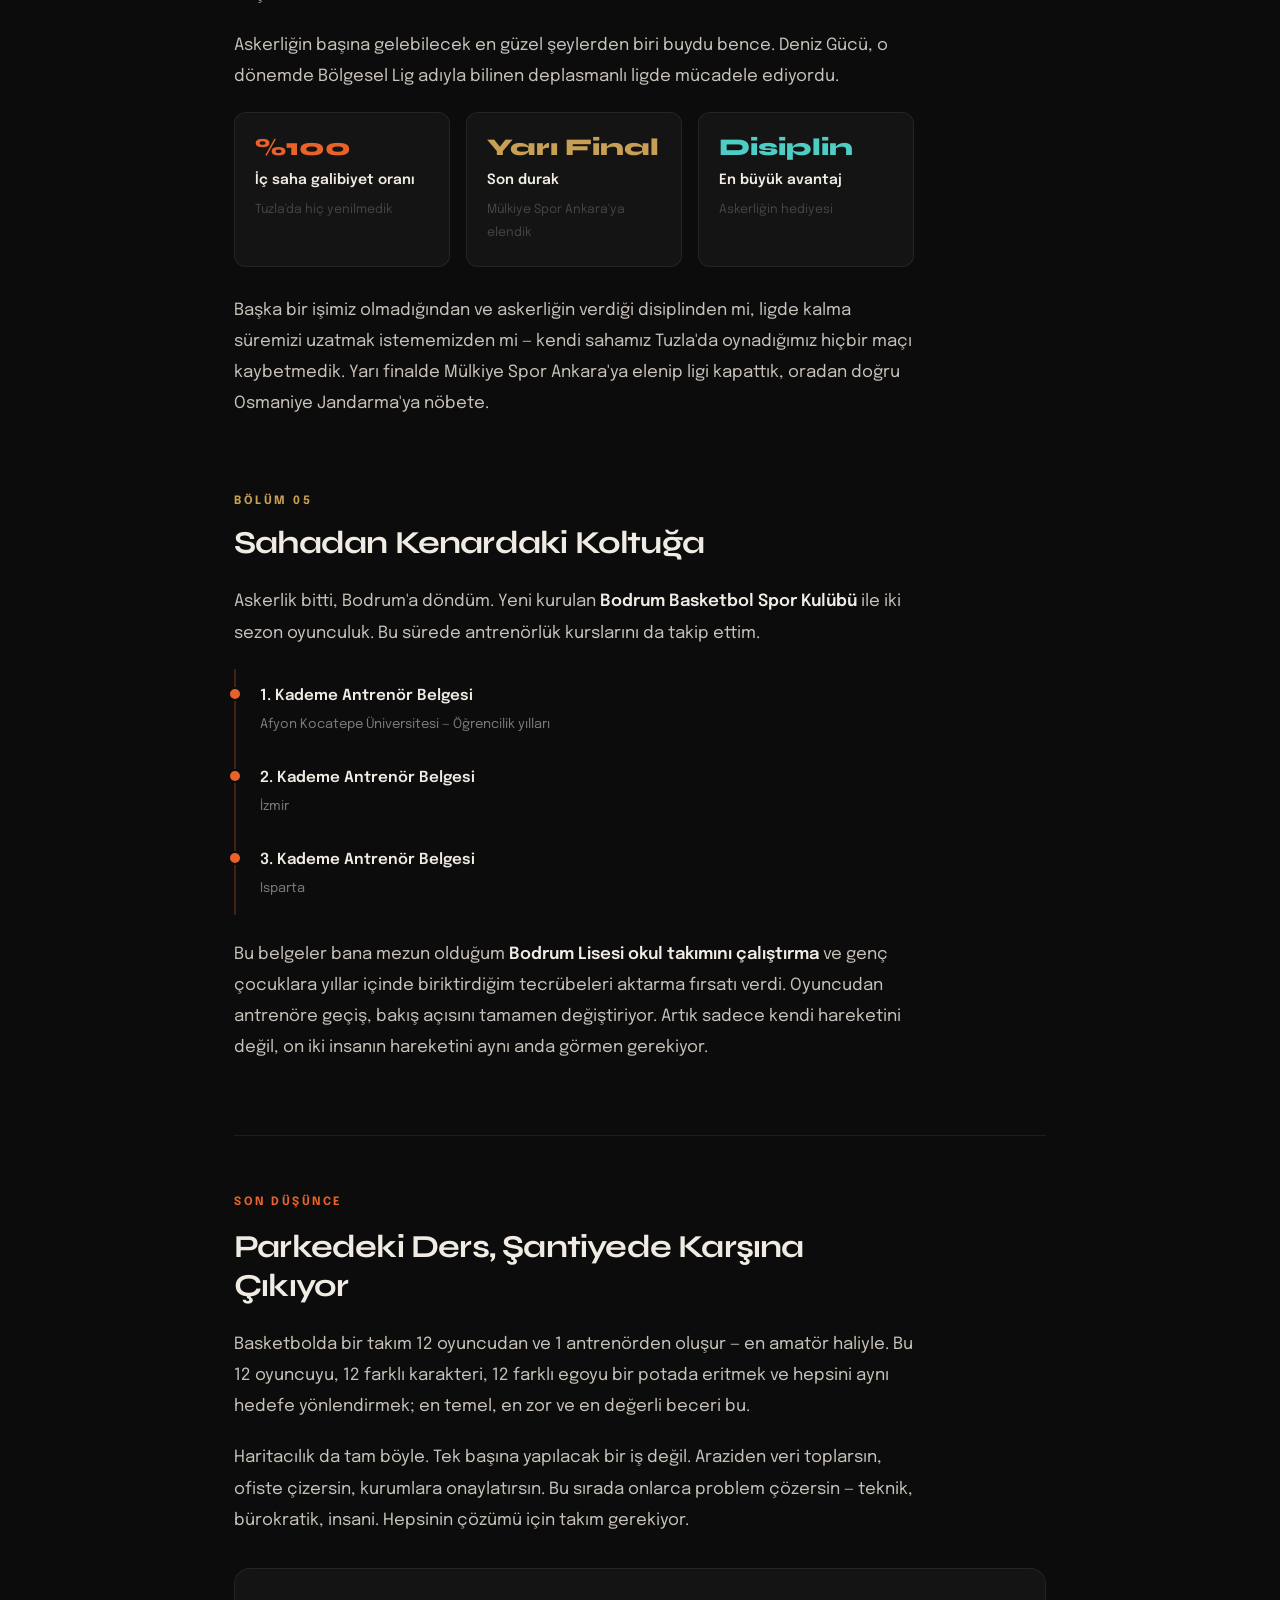
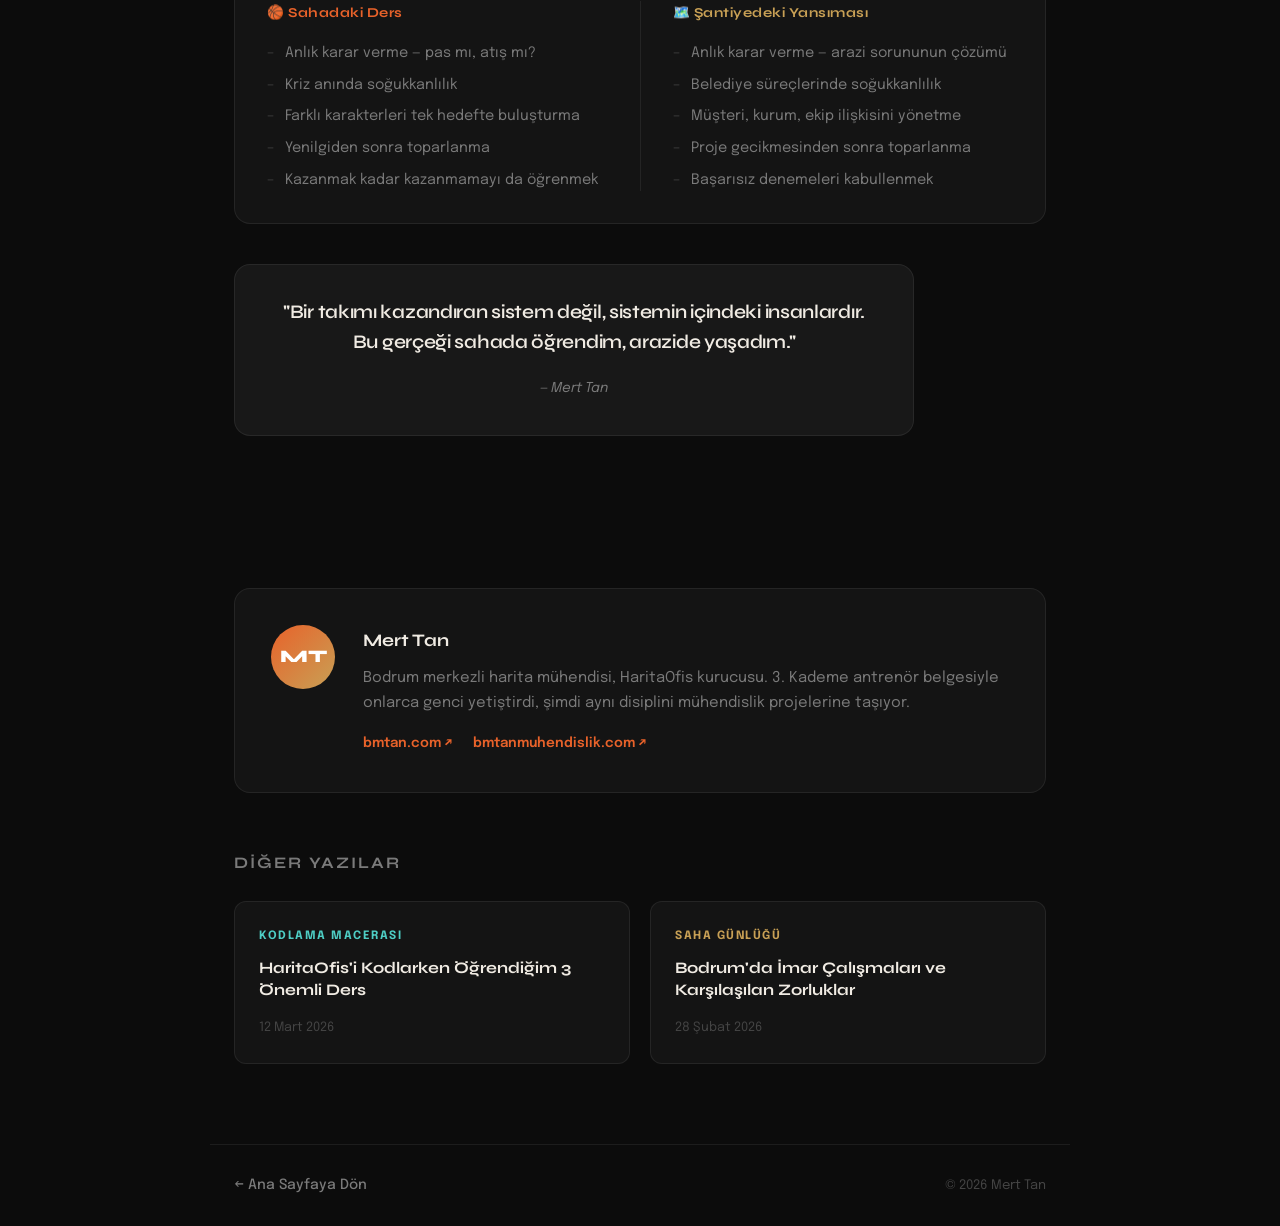
<file: yazi2.html>
<!DOCTYPE html>
<html lang="tr">
<head>
    <meta charset="UTF-8">
    <meta name="viewport" content="width=device-width, initial-scale=1.0">
    <title>Parkelerden Şantiyeye — Mert Tan</title>
    <link rel="preconnect" href="https://fonts.googleapis.com">
    <link href="https://fonts.googleapis.com/css2?family=Syne:wght@400;600;700;800&family=Epilogue:ital,wght@0,300;0,400;0,500;1,300;1,400&display=swap" rel="stylesheet">
    <link rel="stylesheet" href="yazi2.css">
</head>
<body>

    <!-- NAVBAR -->
    <header class="navbar" id="navbar">
        <a href="index.html" class="logo">MT<span class="logo-dot">.</span></a>
        <div class="nav-right">
            <span class="nav-tag sport-color">Parkeden Notlar</span>
            <a href="index.html#blog" class="back-link">← Günlüğe Dön</a>
        </div>
    </header>

    <main class="article-wrap">

        <!-- HERO -->
        <header class="article-header">
            <div class="article-meta">
                <span class="tag-pill sport-bg">Parkeden Notlar</span>
                <span class="meta-sep">—</span>
                <time class="meta-date">5 Mart 2026</time>
                <span class="meta-sep">—</span>
                <span class="meta-read">8 dk okuma</span>
            </div>

            <h1 class="article-title">
                Parkelerden Şantiyeye:<br>
                <em>Takım Ruhu</em> Bize Ne Anlatır?
            </h1>

            <p class="article-lead">
                30 yaşına kadar basketbol oynadım. Beton zeminden parkelere, amatör kulüpten askeri lige kadar uzanan bir yolculuk. Ve şimdi anlıyorum: o sahada öğrendiklerimin büyük bölümü, harita mühendisliği ofisimde her gün karşıma çıkıyor.
            </p>

            <div class="author-row">
                <div class="author-avatar">MT</div>
                <div class="author-info">
                    <span class="author-name">Mert Tan</span>
                    <span class="author-title">Harita Mühendisi, Eski Basketbolcu & 3. Kademe Antrenör</span>
                </div>
            </div>

            <div class="hero-pull-quote">
                <div class="hpq-line sport-bg"></div>
                <blockquote>
                    "Bir takımı bir potada eritmek — 12 farklı karakteri, 12 farklı egoya rağmen aynı hedefe yönlendirmek. Haritacılık da tam olarak bu."
                </blockquote>
            </div>
        </header>

        <!-- İÇERİK -->
        <article class="article-body">

            <!-- BÖLÜM 1: BAŞLANGIÇ -->
            <section class="chapter">
                <div class="chapter-label sport-color">Bölüm 01</div>
                <h2>Beton Zemin, Ham Heves</h2>

                <p>
                    İlk kez baskettopuna dokunduğumda Atatürk İlkokulu'nun beton bahçesindeydim, 3. sınıftaydım. Parke yoktu, kapalı salon yoktu. Olsun — on çocuğun tek bir topun peşinden koşturması için bunlara ihtiyaç yoktu zaten. O yaşta "basketbol" mu oynuyorduk, tartışılır. Ama hareket vardı, rekabet vardı, takım vardı.
                </p>

                <p>
                    Bodrum'da ilkokul basketbolunda adı geçen üç okul vardı o yıllarda: Turgutreis, Cumhuriyet ve bizim Atatürk İlkokulu. Küçük bir rekabet, büyük bir gurur. Benden iki-üç jenerasyon sonraki çocuklar bu rekabeti Türkiye finaline taşıdı — Atatürk ile Cumhuriyet ilkokulları arasında oynanan final bunun en güzel kanıtı.
                </p>

                <div class="location-badge">
                    <span class="lb-icon">📍</span>
                    <div>
                        <strong>Atatürk İlkokulu</strong>
                        <span>Bodrum, Muğla — 1990'ların başı</span>
                    </div>
                </div>
            </section>

            <!-- ZAMAN ÇİZELGESİ -->
            <div class="career-timeline">
                <div class="ct-header">
                    <span class="ct-title sport-color">Basketbol Kariyeri</span>
                    <span class="ct-sub">Beton zeminden parkeye, amatörden profesyonele</span>
                </div>
                <div class="ct-items">
                    <div class="ct-item">
                        <div class="ct-dot sport-bg"></div>
                        <div class="ct-year">1990'lar</div>
                        <div class="ct-desc">Atatürk İlkokulu — Beton bahçe, ilk top</div>
                    </div>
                    <div class="ct-line"></div>
                    <div class="ct-item">
                        <div class="ct-dot map-bg"></div>
                        <div class="ct-year">Orta & Lise</div>
                        <div class="ct-desc">Bodrum Spor Kulübü — Minik, Yıldız, Genç kategorileri</div>
                    </div>
                    <div class="ct-line"></div>
                    <div class="ct-item">
                        <div class="ct-dot tech-bg"></div>
                        <div class="ct-year">2002–2006</div>
                        <div class="ct-desc">Afyon Kocatepe Üniversitesi — Fakülteler arası şampiyonluk</div>
                    </div>
                    <div class="ct-line"></div>
                    <div class="ct-item">
                        <div class="ct-dot sport-bg"></div>
                        <div class="ct-year">Askerlik</div>
                        <div class="ct-desc">İstanbul Deniz Gücü — Bölgesel lig, yenilmez iç saha</div>
                    </div>
                    <div class="ct-line"></div>
                    <div class="ct-item">
                        <div class="ct-dot map-bg"></div>
                        <div class="ct-year">Sonrası</div>
                        <div class="ct-desc">Bodrum Basketbol SK + 3. Kademe Antrenörlük</div>
                    </div>
                </div>
            </div>

            <!-- BÖLÜM 2: KULÜP & OKUL -->
            <section class="chapter">
                <div class="chapter-label map-color">Bölüm 02</div>
                <h2>Bodrum Spor ile Gerçek Rakipler</h2>

                <p>
                    Orta okula geçince Bodrum'un köklü kulübü <strong>Bodrum Spor</strong> ile yolum kesişti. Okul takımları ve kulüp takımları aynı anda; minik, yıldız, genç kategorilerinde top peşindeydim. Muğla merkez Menteşe takımları, Bodrum içi okul çekişmeleri, Ege bölge turnuvaları... Hangisinden bahsetsem sayfalar yetmez.
                </p>

                <p>
                    O dönemde anladım: <em>rakip olmak, büyümek demek.</em> Güçlü rakip olmadan gelişme olmaz. Menteşe bize Bodrum dışında da rekabet etmeyi, Ege turnuvaları ise kendimizden çok daha büyük takımlarla nasıl mücadele edeceğimizi öğretti.
                </p>
            </section>

            <!-- BÖLÜM 3: ÜNİVERSİTE -->
            <section class="chapter">
                <div class="chapter-label tech-color">Bölüm 03</div>
                <h2>Afyon, Harita Dersleri ve Şampiyonluk</h2>

                <p>
                    2002'de Afyon Kocatepe Üniversitesi Jeodezi ve Fotogrametri Mühendisliği'ne başladım. Afyon, özellikle o yıllarda öğrenci için pek eğlenceli bir şehir sayılmazdı. Ben de kendimi iki şeye verdim: zor harita mühendisliği derslerine ve basketbola.
                </p>

                <p>
                    Bir yanda ölçüm dersleri, bir yanda antrenman, hafta sonu lig ve okul maçları. Dört yıl böyle geçti — dolu dolu ve çabuk.
                </p>

                <div class="highlight-story">
                    <div class="hs-stripe sport-bg"></div>
                    <div class="hs-body">
                        <span class="hs-label">Öne Çıkan An</span>
                        <h3>İşletme Fakültesi'ni İki Kez Finalde Yenmek</h3>
                        <p>
                            Fakülteler arası basketbol turnuvalarında harika bir şey yaşadık. Sınıf ve fakültemizden bir araya getirdiğimiz takımla, okul takımına beş-altı oyuncu gönderen devasa İşletme Fakültesi'ni <strong>iki sene üst üste finalde</strong> yendik. Sayıca değil, takım ruhuyla kazandık.
                        </p>
                    </div>
                </div>
            </section>

            <!-- BÖLÜM 4: ASKERLİK -->
            <section class="chapter">
                <div class="chapter-label sport-color">Bölüm 04</div>
                <h2>Askerlikte Beklenmedik Lig</h2>

                <p>
                    Mezun olup Bodrum'a döndükten sonra askerlik görevim Osmaniye'ye düştü. Jandarma görevi yaparken beklenmedik bir kapı açıldı: Takım arkadaşlarımın tavsiyesiyle <strong>İstanbul Deniz Harp Okulu Deniz Gücü Birliği</strong>'nde basketbol oynamaya başladım.
                </p>

                <p>
                    Askerliğin başına gelebilecek en güzel şeylerden biri buydu bence. Deniz Gücü, o dönemde Bölgesel Lig adıyla bilinen deplasmanlı ligde mücadele ediyordu.
                </p>

                <div class="stat-cards">
                    <div class="stat-card">
                        <span class="sc-num sport-color">%100</span>
                        <span class="sc-label">İç saha galibiyet oranı</span>
                        <span class="sc-note">Tuzla'da hiç yenilmedik</span>
                    </div>
                    <div class="stat-card">
                        <span class="sc-num map-color">Yarı Final</span>
                        <span class="sc-label">Son durak</span>
                        <span class="sc-note">Mülkiye Spor Ankara'ya elendik</span>
                    </div>
                    <div class="stat-card">
                        <span class="sc-num tech-color">Disiplin</span>
                        <span class="sc-label">En büyük avantaj</span>
                        <span class="sc-note">Askerliğin hediyesi</span>
                    </div>
                </div>

                <p>
                    Başka bir işimiz olmadığından ve askerliğin verdiği disiplinden mi, ligde kalma süremizi uzatmak istememizden mi — kendi sahamız Tuzla'da oynadığımız hiçbir maçı kaybetmedik. Yarı finalde Mülkiye Spor Ankara'ya elenip ligi kapattık, oradan doğru Osmaniye Jandarma'ya nöbete.
                </p>
            </section>

            <!-- BÖLÜM 5: ANTRENÖRLÜK -->
            <section class="chapter">
                <div class="chapter-label map-color">Bölüm 05</div>
                <h2>Sahadan Kenardaki Koltuğa</h2>

                <p>
                    Askerlik bitti, Bodrum'a döndüm. Yeni kurulan <strong>Bodrum Basketbol Spor Kulübü</strong> ile iki sezon oyunculuk. Bu sürede antrenörlük kurslarını da takip ettim.
                </p>

                <div class="license-track">
                    <div class="lt-item">
                        <div class="lt-dot sport-bg"></div>
                        <div class="lt-text">
                            <strong>1. Kademe Antrenör Belgesi</strong>
                            <span>Afyon Kocatepe Üniversitesi — Öğrencilik yılları</span>
                        </div>
                    </div>
                    <div class="lt-item">
                        <div class="lt-dot sport-bg"></div>
                        <div class="lt-text">
                            <strong>2. Kademe Antrenör Belgesi</strong>
                            <span>İzmir</span>
                        </div>
                    </div>
                    <div class="lt-item">
                        <div class="lt-dot sport-bg"></div>
                        <div class="lt-text">
                            <strong>3. Kademe Antrenör Belgesi</strong>
                            <span>Isparta</span>
                        </div>
                    </div>
                </div>

                <p>
                    Bu belgeler bana mezun olduğum <strong>Bodrum Lisesi okul takımını çalıştırma</strong> ve genç çocuklara yıllar içinde biriktirdiğim tecrübeleri aktarma fırsatı verdi. Oyuncudan antrenöre geçiş, bakış açısını tamamen değiştiriyor. Artık sadece kendi hareketini değil, on iki insanın hareketini aynı anda görmen gerekiyor.
                </p>
            </section>

            <!-- BÖLÜM 6: DERS -->
            <section class="chapter final-chapter">
                <div class="chapter-label sport-color">Son Düşünce</div>
                <h2>Parkedeki Ders, Şantiyede Karşına Çıkıyor</h2>

                <p>
                    Basketbolda bir takım 12 oyuncudan ve 1 antrenörden oluşur — en amatör haliyle. Bu 12 oyuncuyu, 12 farklı karakteri, 12 farklı egoyu bir potada eritmek ve hepsini aynı hedefe yönlendirmek; en temel, en zor ve en değerli beceri bu.
                </p>

                <p>
                    Haritacılık da tam böyle. Tek başına yapılacak bir iş değil. Araziden veri toplarsın, ofiste çizersin, kurumlara onaylatırsın. Bu sırada onlarca problem çözersin — teknik, bürokratik, insani. Hepsinin çözümü için takım gerekiyor.
                </p>

                <div class="parallel-box">
                    <div class="pb-col">
                        <div class="pb-header sport-color">🏀 Sahadaki Ders</div>
                        <ul>
                            <li>Anlık karar verme — pas mı, atış mı?</li>
                            <li>Kriz anında soğukkanlılık</li>
                            <li>Farklı karakterleri tek hedefte buluşturma</li>
                            <li>Yenilgiden sonra toparlanma</li>
                            <li>Kazanmak kadar kazanmamayı da öğrenmek</li>
                        </ul>
                    </div>
                    <div class="pb-divider"></div>
                    <div class="pb-col">
                        <div class="pb-header map-color">🗺️ Şantiyedeki Yansıması</div>
                        <ul>
                            <li>Anlık karar verme — arazi sorununun çözümü</li>
                            <li>Belediye süreçlerinde soğukkanlılık</li>
                            <li>Müşteri, kurum, ekip ilişkisini yönetme</li>
                            <li>Proje gecikmesinden sonra toparlanma</li>
                            <li>Başarısız denemeleri kabullenmek</li>
                        </ul>
                    </div>
                </div>

                <div class="closing-quote">
                    <p>"Bir takımı kazandıran sistem değil, sistemin içindeki insanlardır. Bu gerçeği sahada öğrendim, arazide yaşadım."</p>
                    <cite>— Mert Tan</cite>
                </div>
            </section>

        </article>

        <!-- YAZAR KUTUSU -->
        <div class="author-box">
            <div class="author-box-avatar">MT</div>
            <div class="author-box-info">
                <h3>Mert Tan</h3>
                <p>Bodrum merkezli harita mühendisi, HaritaOfis kurucusu. 3. Kademe antrenör belgesiyle onlarca genci yetiştirdi, şimdi aynı disiplini mühendislik projelerine taşıyor.</p>
                <div class="author-box-links">
                    <a href="https://www.bmtan.com" target="_blank">bmtan.com ↗</a>
                    <a href="https://www.bmtanmuhendislik.com" target="_blank">bmtanmuhendislik.com ↗</a>
                </div>
            </div>
        </div>

        <!-- DİĞER YAZILAR -->
        <div class="more-articles">
            <h3>Diğer Yazılar</h3>
            <div class="more-grid">
                <a href="yazi1.html" class="more-card">
                    <span class="more-tag tech-color">Kodlama Macerası</span>
                    <h4>HaritaOfis'i Kodlarken Öğrendiğim 3 Önemli Ders</h4>
                    <span class="more-date">12 Mart 2026</span>
                </a>
                <a href="#yazi3" class="more-card">
                    <span class="more-tag map-color">Saha Günlüğü</span>
                    <h4>Bodrum'da İmar Çalışmaları ve Karşılaşılan Zorluklar</h4>
                    <span class="more-date">28 Şubat 2026</span>
                </a>
            </div>
        </div>

    </main>

    <footer class="article-footer">
        <a href="index.html" class="back-home">← Ana Sayfaya Dön</a>
        <span class="footer-copy">© 2026 Mert Tan</span>
    </footer>

    <script>
        const navbar = document.getElementById('navbar');
        window.addEventListener('scroll', () => {
            navbar.classList.toggle('scrolled', window.scrollY > 50);
        }, { passive: true });

        const bar = document.createElement('div');
        bar.className = 'reading-progress';
        document.body.prepend(bar);

        window.addEventListener('scroll', () => {
            const doc = document.documentElement;
            const scrollTop = doc.scrollTop || document.body.scrollTop;
            const scrollHeight = doc.scrollHeight - doc.clientHeight;
            bar.style.width = (scrollHeight > 0 ? (scrollTop / scrollHeight) * 100 : 0) + '%';
        }, { passive: true });
    </script>
</body>
</html>
</file>
<file: style.css>
/* =============================================
   RENK PALETİ — Konulara Özgü Sistem
   ============================================= */
:root {
    /* Konu Renkleri */
    --color-map:   #C8A055;   /* Harita · Antik Altın */
    --color-tech:  #4ECDC4;   /* Yazılım · Teal/Dijital */
    --color-sport: #E8622A;   /* Basketbol · Canlı Turuncu */

    /* Arka Planlar */
    --bg:          #0C0C0C;
    --bg-card:     #141414;
    --bg-section:  #101010;
    --bg-alt:      #0F0F0F;

    /* Metinler */
    --text-primary: #F0EBE3;
    --text-muted:   #777;
    --text-faint:   #444;

    /* Çizgiler / Kenarlıklar */
    --border:      rgba(255,255,255,0.07);
    --border-card: rgba(255,255,255,0.06);
}

/* =============================================
   TEMEL SIFIRLAMA
   ============================================= */
*, *::before, *::after {
    margin: 0; padding: 0;
    box-sizing: border-box;
}

html { scroll-behavior: smooth; }

body {
    background-color: var(--bg);
    color: var(--text-primary);
    font-family: 'Epilogue', sans-serif;
    font-weight: 400;
    line-height: 1.7;
    overflow-x: hidden;
}

/* Kaydırma çubuğu */
::-webkit-scrollbar { width: 4px; }
::-webkit-scrollbar-track { background: var(--bg); }
::-webkit-scrollbar-thumb { background: var(--color-map); border-radius: 2px; }

/* =============================================
   YARDIMCI RENKLER (Utility Classes)
   ============================================= */
.map-color   { color: var(--color-map)   !important; }
.tech-color  { color: var(--color-tech)  !important; }
.sport-color { color: var(--color-sport) !important; }

.map-bg   { background-color: var(--color-map)   !important; }
.tech-bg  { background-color: var(--color-tech)  !important; }
.sport-bg { background-color: var(--color-sport) !important; }

.map-border   { border-color: var(--color-map)   !important; }
.tech-border  { border-color: var(--color-tech)  !important; }
.sport-border { border-color: var(--color-sport) !important; }

/* =============================================
   SCROLL REVEAL ANİMASYON
   ============================================= */
.reveal {
    opacity: 0;
    transform: translateY(28px);
    transition: opacity 0.7s ease, transform 0.7s ease;
}

.reveal.visible {
    opacity: 1;
    transform: translateY(0);
}

.reveal-delay {
    transition-delay: 0.15s;
}

/* =============================================
   NAVİGASYON
   ============================================= */
.navbar {
    position: fixed;
    top: 0; left: 0; right: 0;
    z-index: 1000;
    display: flex;
    align-items: center;
    justify-content: space-between;
    padding: 20px 6%;
    background: rgba(12,12,12,0.85);
    backdrop-filter: blur(16px);
    -webkit-backdrop-filter: blur(16px);
    border-bottom: 1px solid var(--border);
    transition: padding 0.3s;
}

.navbar.scrolled {
    padding: 14px 6%;
}

.logo {
    font-family: 'Syne', sans-serif;
    font-weight: 800;
    font-size: 1.6rem;
    color: var(--text-primary);
    letter-spacing: -1px;
}

.logo-dot {
    color: var(--color-map);
}

.nav-links ul {
    list-style: none;
    display: flex;
    align-items: center;
    gap: 36px;
}

.nav-links a {
    text-decoration: none;
    color: var(--text-muted);
    font-size: 0.9rem;
    font-weight: 500;
    letter-spacing: 0.3px;
    transition: color 0.25s;
}

.nav-links a:hover { color: var(--text-primary); }

.nav-cta {
    background: transparent !important;
    color: var(--color-map) !important;
    border: 1px solid var(--color-map) !important;
    padding: 8px 20px !important;
    border-radius: 6px !important;
    transition: background 0.25s, color 0.25s !important;
}

.nav-cta:hover {
    background: var(--color-map) !important;
    color: #0C0C0C !important;
}

/* =============================================
   HERO
   ============================================= */
.hero-section {
    position: relative;
    min-height: 100vh;
    display: flex;
    align-items: center;
    padding: 0 6%;
    overflow: hidden;
}

/* Arka plan dekorasyonu */
.hero-bg {
    position: absolute;
    inset: 0;
    pointer-events: none;
}

.grid-overlay {
    position: absolute;
    inset: 0;
    background-image:
        linear-gradient(rgba(200,160,85,0.04) 1px, transparent 1px),
        linear-gradient(90deg, rgba(200,160,85,0.04) 1px, transparent 1px);
    background-size: 60px 60px;
}

/* Topografik kontur çemberleri */
.contour {
    position: absolute;
    border-radius: 50%;
    border: 1px solid rgba(200,160,85,0.07);
    right: -5%;
    top: 50%;
    transform: translateY(-50%);
    animation: contourPulse 6s ease-in-out infinite;
}
.c1 { width: 400px; height: 400px; animation-delay: 0s; }
.c2 { width: 600px; height: 600px; animation-delay: 0.8s; border-color: rgba(78,205,196,0.05); }
.c3 { width: 820px; height: 820px; animation-delay: 1.6s; }
.c4 { width: 1060px; height: 1060px; animation-delay: 2.4s; border-color: rgba(78,205,196,0.03); }

@keyframes contourPulse {
    0%, 100% { opacity: 0.6; }
    50% { opacity: 1; }
}

.hero-inner {
    position: relative;
    z-index: 1;
    width: 100%;
    max-width: 900px;
    padding-top: 80px;
}

/* Üst etiketler */
.hero-tags {
    display: flex;
    gap: 12px;
    flex-wrap: wrap;
    margin-bottom: 32px;
}

.htag {
    font-size: 0.78rem;
    font-weight: 500;
    letter-spacing: 0.8px;
    padding: 6px 14px;
    border-radius: 100px;
    border: 1px solid var(--border);
    color: var(--text-muted);
}

.htag-map  { border-color: rgba(200,160,85,0.3); color: var(--color-map); }
.htag-coord { font-family: monospace; font-size: 0.75rem; }

/* Ana başlık */
.main-title {
    font-family: 'Syne', sans-serif;
    font-size: clamp(3rem, 7vw, 5.5rem);
    font-weight: 800;
    line-height: 1.05;
    letter-spacing: -2px;
    margin-bottom: 28px;
    color: var(--text-primary);
}

.name-text {
    color: var(--color-map);
}

/* Typewriter satırı */
.typewriter-line {
    display: flex;
    align-items: center;
    font-family: 'Syne', sans-serif;
    font-size: clamp(1.2rem, 2.5vw, 1.8rem);
    font-weight: 700;
    color: var(--text-muted);
    margin-bottom: 28px;
    letter-spacing: -0.5px;
}

.tw-prefix { color: var(--text-faint); }

.tw-text {
    color: var(--text-primary);
}

.tw-cursor {
    display: inline-block;
    width: 3px;
    height: 1.1em;
    background-color: var(--color-sport);
    margin-left: 4px;
    vertical-align: text-bottom;
    animation: cursorBlink 1s infinite;
}

@keyframes cursorBlink {
    0%, 100% { opacity: 1; }
    50% { opacity: 0; }
}

/* Açıklama */
.hero-desc {
    font-size: 1.1rem;
    color: var(--text-muted);
    max-width: 520px;
    margin-bottom: 44px;
    line-height: 1.8;
}

/* Butonlar */
.hero-buttons {
    display: flex;
    gap: 16px;
    flex-wrap: wrap;
    margin-bottom: 80px;
}

.btn-primary {
    display: inline-block;
    padding: 14px 32px;
    background: var(--color-map);
    color: #0C0C0C;
    font-family: 'Syne', sans-serif;
    font-weight: 700;
    font-size: 0.9rem;
    letter-spacing: 0.3px;
    border-radius: 8px;
    text-decoration: none;
    border: none;
    cursor: pointer;
    transition: opacity 0.25s, transform 0.2s;
}

.btn-primary:hover {
    opacity: 0.88;
    transform: translateY(-2px);
}

.btn-ghost {
    display: inline-block;
    padding: 14px 32px;
    background: transparent;
    color: var(--text-primary);
    font-family: 'Syne', sans-serif;
    font-weight: 700;
    font-size: 0.9rem;
    letter-spacing: 0.3px;
    border-radius: 8px;
    border: 1px solid var(--border-card);
    text-decoration: none;
    transition: border-color 0.25s, color 0.25s;
}

.btn-ghost:hover {
    border-color: var(--color-tech);
    color: var(--color-tech);
}

/* İstatistikler */
.hero-stats {
    display: flex;
    align-items: center;
    gap: 40px;
    padding: 28px 0;
    border-top: 1px solid var(--border);
}

.stat {
    display: flex;
    flex-direction: column;
    gap: 4px;
}

.stat-num {
    font-family: 'Syne', sans-serif;
    font-size: 2.2rem;
    font-weight: 800;
    line-height: 1;
}

.stat-label {
    font-size: 0.8rem;
    color: var(--text-muted);
    letter-spacing: 0.3px;
}

.stat-div {
    width: 1px;
    height: 48px;
    background: var(--border);
}

/* =============================================
   BÖLÜM ORTAK STİLLER
   ============================================= */
.section {
    padding: 120px 6%;
}

.section-label {
    display: flex;
    align-items: center;
    gap: 10px;
    font-size: 0.8rem;
    font-weight: 600;
    letter-spacing: 2px;
    text-transform: uppercase;
    color: var(--text-muted);
    margin-bottom: 56px;
}

.label-dot {
    width: 8px;
    height: 8px;
    border-radius: 50%;
    flex-shrink: 0;
}

/* =============================================
   HAKKIMDA / KARİYER
   ============================================= */
.about-section {
    background: var(--bg-section);
    border-top: 1px solid var(--border);
    border-bottom: 1px solid var(--border);
}

.about-layout {
    display: grid;
    grid-template-columns: 1fr 1.8fr;
    gap: 80px;
    align-items: start;
}

/* Sol kolon — başlık */
.about-heading h2 {
    font-family: 'Syne', sans-serif;
    font-size: clamp(2.2rem, 4vw, 3.4rem);
    font-weight: 800;
    line-height: 1.15;
    letter-spacing: -1.5px;
    color: var(--text-primary);
    margin-bottom: 20px;
}

.about-heading h2 em {
    font-style: italic;
    color: var(--color-map);
    font-weight: 400;
}

.about-heading p {
    color: var(--text-muted);
    font-size: 1rem;
    line-height: 1.8;
    max-width: 300px;
}

/* Sağ kolon */
.about-right {
    display: flex;
    flex-direction: column;
    gap: 48px;
}

/* Yetkinlikler paneli */
.skills-panel {
    background: var(--bg-card);
    border: 1px solid var(--border-card);
    border-radius: 16px;
    padding: 32px;
    display: flex;
    flex-direction: column;
    gap: 28px;
}

.skill-block {
    display: flex;
    flex-direction: column;
    gap: 12px;
}

.skill-hdr {
    display: flex;
    align-items: center;
    gap: 10px;
}

.skill-ico {
    font-size: 1.1rem;
}

.skill-hdr h4 {
    font-family: 'Syne', sans-serif;
    font-weight: 700;
    font-size: 0.95rem;
    color: var(--text-primary);
}

.skill-chips {
    display: flex;
    flex-wrap: wrap;
    gap: 8px;
}

.skill-chips span {
    font-size: 0.82rem;
    padding: 5px 13px;
    border-radius: 100px;
    background: rgba(255,255,255,0.04);
    border: 1px solid var(--border);
    color: var(--text-muted);
    transition: border-color 0.2s, color 0.2s;
}

.skill-chips span:hover {
    border-color: var(--color-tech);
    color: var(--color-tech);
}

/* Zaman çizelgesi */
.timeline {
    display: flex;
    flex-direction: column;
    gap: 0;
    position: relative;
}

.timeline::before {
    content: '';
    position: absolute;
    left: 11px;
    top: 12px;
    bottom: 12px;
    width: 1px;
    background: var(--border);
}

.tl-item {
    display: flex;
    gap: 28px;
    padding-bottom: 36px;
    position: relative;
}

.tl-item:last-child {
    padding-bottom: 0;
}

.tl-marker {
    width: 23px;
    height: 23px;
    border-radius: 50%;
    flex-shrink: 0;
    margin-top: 3px;
    border: 3px solid var(--bg-section);
    box-shadow: 0 0 0 1px var(--border);
    position: relative;
    z-index: 1;
}

.tl-body {
    display: flex;
    flex-direction: column;
    gap: 6px;
}

.tl-tag {
    font-size: 0.75rem;
    font-weight: 700;
    letter-spacing: 1.5px;
    text-transform: uppercase;
}

.tl-body h3 {
    font-family: 'Syne', sans-serif;
    font-weight: 700;
    font-size: 1.1rem;
    color: var(--text-primary);
}

.tl-company {
    font-size: 0.85rem;
    color: var(--text-muted);
    font-style: italic;
}

.tl-body p {
    font-size: 0.92rem;
    color: var(--text-muted);
    line-height: 1.7;
}

/* =============================================
   PROJELER
   ============================================= */
.projects-section {
    background: var(--bg);
}

.projects-layout {
    display: grid;
    grid-template-columns: 1.3fr 1fr;
    gap: 28px;
}

.proj-card {
    background: var(--bg-card);
    border: 1px solid var(--border-card);
    border-radius: 16px;
    overflow: hidden;
    text-decoration: none;
    color: inherit;
    display: block;
    transition: transform 0.3s ease, border-color 0.3s ease;
    position: relative;
}

.proj-card:hover {
    transform: translateY(-6px);
    border-color: rgba(255,255,255,0.14);
}

/* Üst renkli şerit */
.proj-stripe {
    height: 4px;
    width: 100%;
}

.proj-inner {
    padding: 36px;
    display: flex;
    flex-direction: column;
    height: calc(100% - 4px);
    min-height: 280px;
}

.proj-top {
    display: flex;
    justify-content: space-between;
    align-items: center;
    margin-bottom: 28px;
}

.proj-badge {
    font-size: 0.78rem;
    font-weight: 700;
    letter-spacing: 1px;
    text-transform: uppercase;
    border: 1px solid;
    padding: 5px 14px;
    border-radius: 100px;
}

.proj-arrow {
    font-size: 1.4rem;
    color: var(--text-faint);
    transition: color 0.25s, transform 0.25s;
}

.proj-card:hover .proj-arrow {
    color: var(--text-primary);
    transform: translate(3px, -3px);
}

.proj-inner h3 {
    font-family: 'Syne', sans-serif;
    font-size: clamp(1.5rem, 2.5vw, 2rem);
    font-weight: 800;
    line-height: 1.15;
    letter-spacing: -0.8px;
    color: var(--text-primary);
    margin-bottom: 16px;
}

.proj-inner p {
    font-size: 0.93rem;
    color: var(--text-muted);
    line-height: 1.7;
    flex: 1;
}

.proj-foot {
    margin-top: 28px;
    padding-top: 20px;
    border-top: 1px solid var(--border);
}

.proj-url {
    font-size: 0.82rem;
    font-family: monospace;
    color: var(--text-faint);
    transition: color 0.25s;
}

.proj-card:hover .proj-url {
    color: var(--text-muted);
}

/* Öne çıkan proje */
.featured-proj {
    /* Biraz daha büyük hissettirmek için */
}

/* =============================================
   BLOG / GÜNLÜK
   ============================================= */
.blog-section {
    background: var(--bg-section);
    border-top: 1px solid var(--border);
    border-bottom: 1px solid var(--border);
}

.section-subtitle {
    font-size: 1rem;
    color: var(--text-muted);
    margin-top: -36px;
    margin-bottom: 56px;
}

.blog-grid {
    display: grid;
    grid-template-columns: repeat(3, 1fr);
    gap: 24px;
}

.blog-card {
    background: var(--bg-card);
    border: 1px solid var(--border-card);
    border-radius: 16px;
    padding: 32px 28px;
    text-decoration: none;
    color: inherit;
    display: flex;
    flex-direction: column;
    gap: 16px;
    transition: transform 0.3s ease, border-color 0.3s ease;
}

.blog-card:hover {
    transform: translateY(-6px);
    border-color: rgba(255,255,255,0.12);
}

.blog-tag {
    font-size: 0.75rem;
    font-weight: 700;
    letter-spacing: 1.5px;
    text-transform: uppercase;
}

.blog-card h3 {
    font-family: 'Syne', sans-serif;
    font-size: 1.1rem;
    font-weight: 700;
    color: var(--text-primary);
    line-height: 1.4;
    flex: 1;
    transition: color 0.25s;
}

.blog-card:hover h3 {
    color: var(--color-sport);
}

.blog-card p {
    font-size: 0.9rem;
    color: var(--text-muted);
    line-height: 1.7;
}

.blog-foot {
    display: flex;
    justify-content: space-between;
    align-items: center;
    padding-top: 20px;
    border-top: 1px solid var(--border);
    margin-top: auto;
}

.blog-date {
    font-size: 0.8rem;
    color: var(--text-faint);
}

.blog-read {
    font-size: 0.85rem;
    font-weight: 600;
    color: var(--text-muted);
    transition: color 0.25s, transform 0.25s;
    display: inline-block;
}

.blog-card:hover .blog-read {
    color: var(--text-primary);
    transform: translateX(4px);
}

/* =============================================
   FOOTER / İLETİŞİM
   ============================================= */
.footer-section {
    background: #080808;
    padding: 100px 6% 40px;
    border-top: 1px solid var(--border);
}

.footer-layout {
    display: grid;
    grid-template-columns: 1fr 1.2fr;
    gap: 80px;
    margin-bottom: 80px;
}

.footer-left h2 {
    font-family: 'Syne', sans-serif;
    font-size: clamp(2.4rem, 4vw, 3.5rem);
    font-weight: 800;
    line-height: 1.1;
    letter-spacing: -1.5px;
    color: var(--text-primary);
    margin-bottom: 24px;
}

.footer-left p {
    color: var(--text-muted);
    font-size: 1rem;
    line-height: 1.8;
    max-width: 360px;
    margin-bottom: 36px;
}

.footer-links {
    display: flex;
    flex-direction: column;
    gap: 12px;
}

.footer-links a {
    text-decoration: none;
    color: var(--text-muted);
    font-size: 0.92rem;
    font-weight: 500;
    transition: color 0.25s;
    display: inline-flex;
    align-items: center;
}

.footer-links a:hover { color: var(--color-map); }

/* İletişim Formu */
.contact-form {
    display: flex;
    flex-direction: column;
    gap: 16px;
}

.form-row-2 {
    display: grid;
    grid-template-columns: 1fr 1fr;
    gap: 16px;
}

.form-group {
    display: flex;
    flex-direction: column;
}

.contact-form input,
.contact-form select,
.contact-form textarea {
    width: 100%;
    padding: 14px 18px;
    background: var(--bg-card);
    border: 1px solid var(--border-card);
    border-radius: 10px;
    color: var(--text-primary);
    font-family: 'Epilogue', sans-serif;
    font-size: 0.93rem;
    transition: border-color 0.25s, box-shadow 0.25s;
    appearance: none;
    -webkit-appearance: none;
    outline: none;
}

.contact-form input::placeholder,
.contact-form textarea::placeholder {
    color: var(--text-faint);
}

.contact-form select {
    cursor: pointer;
}

.contact-form input:focus,
.contact-form select:focus,
.contact-form textarea:focus {
    border-color: var(--color-map);
    box-shadow: 0 0 0 4px rgba(200,160,85,0.1);
}

.contact-form .btn-primary {
    margin-top: 8px;
}

.footer-bottom {
    display: flex;
    justify-content: space-between;
    align-items: center;
    padding-top: 36px;
    border-top: 1px solid var(--border);
    font-size: 0.85rem;
    color: var(--text-faint);
}

.footer-loc {
    color: var(--text-faint);
}

/* =============================================
   MOBİL UYUMLULUK
   ============================================= */
@media (max-width: 1024px) {
    .about-layout {
        grid-template-columns: 1fr;
        gap: 48px;
    }
    .about-heading p {
        max-width: 100%;
    }
    .projects-layout {
        grid-template-columns: 1fr;
    }
}

@media (max-width: 768px) {
    .section { padding: 80px 5%; }

    .navbar { padding: 16px 5%; }

    .hero-section { padding: 0 5%; }

    .hero-inner { padding-top: 100px; }

    .hero-stats {
        gap: 24px;
        flex-wrap: wrap;
    }

    .hero-buttons {
        flex-direction: column;
        gap: 12px;
    }

    .hero-buttons a {
        text-align: center;
    }

    .blog-grid {
        grid-template-columns: 1fr;
    }

    .footer-layout {
        grid-template-columns: 1fr;
        gap: 48px;
    }

    .form-row-2 {
        grid-template-columns: 1fr;
    }

    .footer-bottom {
        flex-direction: column;
        gap: 8px;
        text-align: center;
    }

    .nav-links {
        display: none;
    }

    .contour { display: none; }
}
</file>
<file: yazi1.css>
/* =============================================
   RENK PALETİ
   ============================================= */
:root {
    --color-map:    #C8A055;
    --color-tech:   #4ECDC4;
    --color-sport:  #E8622A;

    --bg:           #0C0C0C;
    --bg-card:      #141414;
    --bg-elevated:  #181818;

    --text-primary: #F0EBE3;
    --text-muted:   #7a7a7a;
    --text-faint:   #444;

    --border:       rgba(255,255,255,0.07);

    /* Yazı sütunu genişliği */
    --prose-width:  680px;
}

/* =============================================
   TEMEL SIFIRLAMA
   ============================================= */
*, *::before, *::after { margin: 0; padding: 0; box-sizing: border-box; }
html { scroll-behavior: smooth; }

body {
    background: var(--bg);
    color: var(--text-primary);
    font-family: 'Epilogue', sans-serif;
    font-size: 1.05rem;
    line-height: 1.8;
    overflow-x: hidden;
}

/* Kaydırma çubuğu */
::-webkit-scrollbar { width: 3px; }
::-webkit-scrollbar-track { background: var(--bg); }
::-webkit-scrollbar-thumb { background: var(--color-tech); }

/* Okuma ilerleme çubuğu */
.reading-progress {
    position: fixed;
    top: 0; left: 0;
    height: 3px;
    width: 0%;
    background: linear-gradient(90deg, var(--color-tech), var(--color-map));
    z-index: 2000;
    transition: width 0.1s linear;
}

/* =============================================
   YARDIMCI RENKLER
   ============================================= */
.map-color    { color: var(--color-map)   !important; }
.tech-color   { color: var(--color-tech)  !important; }
.sport-color  { color: var(--color-sport) !important; }

.map-bg    { background: var(--color-map)   !important; }
.tech-bg   { background: var(--color-tech)  !important; }
.sport-bg  { background: var(--color-sport) !important; }

/* =============================================
   NAVBAR
   ============================================= */
.navbar {
    position: fixed;
    top: 0; left: 0; right: 0;
    z-index: 1000;
    display: flex;
    align-items: center;
    justify-content: space-between;
    padding: 20px 6%;
    background: rgba(12,12,12,0.9);
    backdrop-filter: blur(16px);
    border-bottom: 1px solid transparent;
    transition: padding 0.3s, border-color 0.3s;
}

.navbar.scrolled {
    padding: 14px 6%;
    border-color: var(--border);
}

.logo {
    font-family: 'Syne', sans-serif;
    font-weight: 800;
    font-size: 1.5rem;
    color: var(--text-primary);
    text-decoration: none;
    letter-spacing: -1px;
}

.logo-dot { color: var(--color-map); }

.nav-right {
    display: flex;
    align-items: center;
    gap: 20px;
}

.nav-tag {
    font-size: 0.78rem;
    font-weight: 700;
    letter-spacing: 1.5px;
    text-transform: uppercase;
}

.back-link {
    font-size: 0.88rem;
    color: var(--text-muted);
    text-decoration: none;
    font-weight: 500;
    transition: color 0.25s;
    padding: 7px 16px;
    border: 1px solid var(--border);
    border-radius: 6px;
}

.back-link:hover { color: var(--text-primary); border-color: rgba(255,255,255,0.15); }

/* =============================================
   MAKALE SARMALAYICI
   ============================================= */
.article-wrap {
    max-width: 860px;
    margin: 0 auto;
    padding: 0 24px;
}

/* =============================================
   MAKALE HEADER
   ============================================= */
.article-header {
    padding-top: 140px;
    padding-bottom: 64px;
    border-bottom: 1px solid var(--border);
}

/* Meta bilgiler */
.article-meta {
    display: flex;
    align-items: center;
    gap: 12px;
    margin-bottom: 32px;
    flex-wrap: wrap;
}

.tag-pill {
    font-size: 0.75rem;
    font-weight: 700;
    letter-spacing: 1.5px;
    text-transform: uppercase;
    padding: 5px 14px;
    border-radius: 100px;
    color: #0C0C0C;
}

.tech-color-bg { background: var(--color-tech); }

.meta-sep { color: var(--text-faint); font-size: 0.9rem; }

.meta-date,
.meta-read {
    font-size: 0.85rem;
    color: var(--text-muted);
}

/* Başlık */
.article-title {
    font-family: 'Syne', sans-serif;
    font-size: clamp(2.4rem, 6vw, 4rem);
    font-weight: 800;
    line-height: 1.08;
    letter-spacing: -2px;
    color: var(--text-primary);
    margin-bottom: 28px;
}

.article-title em {
    font-style: italic;
    font-weight: 400;
    color: var(--color-tech);
}

/* Lead paragraf */
.article-lead {
    font-size: 1.25rem;
    color: var(--text-muted);
    line-height: 1.75;
    max-width: var(--prose-width);
    margin-bottom: 40px;
    font-weight: 300;
    font-style: italic;
}

/* Yazar satırı */
.author-row {
    display: flex;
    align-items: center;
    gap: 14px;
    margin-bottom: 48px;
}

.author-avatar {
    width: 46px;
    height: 46px;
    border-radius: 50%;
    background: linear-gradient(135deg, var(--color-tech), var(--color-map));
    display: flex;
    align-items: center;
    justify-content: center;
    font-family: 'Syne', sans-serif;
    font-weight: 800;
    font-size: 0.9rem;
    color: #0C0C0C;
    flex-shrink: 0;
}

.author-info {
    display: flex;
    flex-direction: column;
    gap: 2px;
}

.author-name {
    font-weight: 600;
    font-size: 0.93rem;
    color: var(--text-primary);
}

.author-title {
    font-size: 0.82rem;
    color: var(--text-muted);
}

/* Pull quote */
.hero-pull-quote {
    display: flex;
    align-items: flex-start;
    gap: 20px;
    padding: 28px 0;
    max-width: var(--prose-width);
}

.hpq-line {
    width: 3px;
    min-height: 60px;
    border-radius: 2px;
    flex-shrink: 0;
    margin-top: 4px;
}

.hero-pull-quote blockquote {
    font-family: 'Epilogue', sans-serif;
    font-size: 1.2rem;
    font-style: italic;
    font-weight: 300;
    color: var(--text-primary);
    line-height: 1.65;
}

/* =============================================
   MAKALE GÖVDE
   ============================================= */
.article-body {
    padding: 72px 0 80px;
    display: flex;
    flex-direction: column;
    gap: 0;
}

/* Genel prose bölümler */
.prose-section {
    max-width: var(--prose-width);
    margin-bottom: 72px;
}

.prose-section p + p { margin-top: 22px; }

.article-body p {
    color: #C8C2BA;
    font-size: 1.05rem;
    line-height: 1.85;
}

.article-body strong {
    color: var(--text-primary);
    font-weight: 600;
}

/* =============================================
   DERS BÖLÜMÜ
   ============================================= */
.lesson-section {
    display: grid;
    grid-template-columns: 80px 1fr;
    gap: 32px;
    margin-bottom: 80px;
    padding-top: 56px;
    border-top: 1px solid var(--border);
    align-items: start;
}

.lesson-number {
    font-family: 'Syne', sans-serif;
    font-size: 4.5rem;
    font-weight: 800;
    line-height: 1;
    letter-spacing: -3px;
    opacity: 0.9;
    padding-top: 4px;
}

.lesson-content { display: flex; flex-direction: column; gap: 22px; }

.lesson-content h2 {
    font-family: 'Syne', sans-serif;
    font-size: clamp(1.4rem, 2.8vw, 1.9rem);
    font-weight: 700;
    line-height: 1.2;
    letter-spacing: -0.8px;
    color: var(--text-primary);
    margin-bottom: 6px;
}

/* =============================================
   CALLOUT KUTULAR
   ============================================= */
.callout {
    display: flex;
    gap: 16px;
    align-items: flex-start;
    padding: 20px 22px;
    border-radius: 12px;
    border-left: 3px solid;
}

.callout-tech {
    background: rgba(78,205,196,0.07);
    border-color: var(--color-tech);
}

.callout-map {
    background: rgba(200,160,85,0.07);
    border-color: var(--color-map);
}

.callout-icon { font-size: 1.2rem; flex-shrink: 0; padding-top: 2px; }

.callout p {
    font-size: 0.98rem !important;
    color: var(--text-primary) !important;
}

/* =============================================
   KOD BLOĞU
   ============================================= */
.code-block {
    background: #0a0a0a;
    border: 1px solid rgba(255,255,255,0.08);
    border-radius: 12px;
    overflow: hidden;
}

.code-header {
    padding: 10px 18px;
    border-bottom: 1px solid rgba(255,255,255,0.06);
    background: rgba(255,255,255,0.02);
}

.code-lang {
    font-family: 'JetBrains Mono', monospace;
    font-size: 0.75rem;
    color: var(--text-faint);
    letter-spacing: 0.5px;
}

.code-block pre {
    padding: 22px 22px;
    overflow-x: auto;
}

.code-block code {
    font-family: 'JetBrains Mono', monospace;
    font-size: 0.88rem;
    line-height: 1.9;
    color: #B0A898;
    display: block;
}

.c-dim  { color: #444; }
.c-key  { color: var(--color-tech); }
.c-str  { color: var(--color-map); }

/* =============================================
   INSIGHT KUTUSU
   ============================================= */
.insight-box {
    background: var(--bg-card);
    border: 1px solid var(--border);
    border-radius: 12px;
    padding: 24px 26px;
    display: flex;
    flex-direction: column;
    gap: 10px;
}

.insight-label {
    font-size: 0.75rem;
    font-weight: 700;
    letter-spacing: 2px;
    text-transform: uppercase;
}

.insight-box p {
    font-size: 0.98rem !important;
    color: var(--text-primary) !important;
}

/* =============================================
   MİNİ TİMELINE
   ============================================= */
.timeline-mini {
    display: flex;
    flex-direction: column;
    gap: 0;
    padding-left: 12px;
    border-left: 2px solid var(--border);
}

.tl-m-item {
    display: flex;
    align-items: flex-start;
    gap: 18px;
    padding: 14px 0 14px 4px;
    font-size: 0.93rem;
    color: #C8C2BA;
    position: relative;
}

.tl-m-dot {
    width: 12px;
    height: 12px;
    border-radius: 50%;
    flex-shrink: 0;
    margin-top: 5px;
    margin-left: -18px;
    border: 2px solid var(--bg);
}

/* =============================================
   KARŞILAŞTIRMA TABLOSU
   ============================================= */
.split-compare {
    display: grid;
    grid-template-columns: 1fr 1px 1fr;
    gap: 28px;
    background: var(--bg-card);
    border: 1px solid var(--border);
    border-radius: 12px;
    padding: 28px;
    align-items: start;
}

.compare-divider {
    background: var(--border);
    height: 100%;
    min-height: 120px;
}

.compare-label {
    font-size: 0.78rem;
    font-weight: 700;
    letter-spacing: 1.5px;
    text-transform: uppercase;
    display: block;
    margin-bottom: 14px;
}

.compare-col ul {
    list-style: none;
    display: flex;
    flex-direction: column;
    gap: 10px;
}

.compare-col li {
    font-size: 0.88rem;
    color: var(--text-muted);
    padding-left: 16px;
    position: relative;
    line-height: 1.5;
}

.compare-col li::before {
    content: '–';
    position: absolute;
    left: 0;
    color: var(--text-faint);
}

/* =============================================
   MAKALE LİSTELERİ
   ============================================= */
.article-list {
    list-style: none;
    display: flex;
    flex-direction: column;
    gap: 12px;
    padding: 4px 0;
}

.article-list li {
    font-size: 1rem;
    color: #C8C2BA;
    padding-left: 22px;
    position: relative;
    line-height: 1.7;
}

.article-list li::before {
    content: '→';
    position: absolute;
    left: 0;
    color: var(--color-tech);
    font-weight: 600;
}

/* =============================================
   KAPANIŞ
   ============================================= */
.closing-section h2 {
    font-family: 'Syne', sans-serif;
    font-size: 1.8rem;
    font-weight: 700;
    letter-spacing: -0.6px;
    margin-bottom: 20px;
}

.closing-section p + p { margin-top: 20px; }

.closing-quote {
    margin-top: 40px;
    padding: 32px 36px;
    border: 1px solid var(--border);
    border-radius: 16px;
    background: var(--bg-elevated);
    text-align: center;
}

.closing-quote p {
    font-family: 'Syne', sans-serif;
    font-size: 1.3rem;
    font-weight: 600;
    color: var(--text-primary) !important;
    letter-spacing: -0.4px;
    line-height: 1.5;
    margin-bottom: 16px;
}

.closing-quote cite {
    font-size: 0.85rem;
    color: var(--text-muted);
    font-style: italic;
}

/* =============================================
   YAZAR KUTUSU
   ============================================= */
.author-box {
    display: flex;
    gap: 28px;
    align-items: flex-start;
    background: var(--bg-card);
    border: 1px solid var(--border);
    border-radius: 16px;
    padding: 36px;
    margin-bottom: 56px;
}

.author-box-avatar {
    width: 64px;
    height: 64px;
    border-radius: 50%;
    background: linear-gradient(135deg, var(--color-tech), var(--color-map));
    display: flex;
    align-items: center;
    justify-content: center;
    font-family: 'Syne', sans-serif;
    font-weight: 800;
    font-size: 1.1rem;
    color: #0C0C0C;
    flex-shrink: 0;
}

.author-box-info h3 {
    font-family: 'Syne', sans-serif;
    font-size: 1.1rem;
    font-weight: 700;
    margin-bottom: 8px;
}

.author-box-info p {
    font-size: 0.93rem;
    color: var(--text-muted);
    line-height: 1.7;
    margin-bottom: 16px;
}

.author-box-links {
    display: flex;
    gap: 20px;
    flex-wrap: wrap;
}

.author-box-links a {
    font-size: 0.85rem;
    color: var(--color-tech);
    text-decoration: none;
    font-weight: 600;
    transition: opacity 0.2s;
}

.author-box-links a:hover { opacity: 0.75; }

/* =============================================
   DAHA FAZLA YAZI
   ============================================= */
.more-articles {
    margin-bottom: 80px;
}

.more-articles h3 {
    font-family: 'Syne', sans-serif;
    font-size: 1rem;
    font-weight: 700;
    letter-spacing: 2px;
    text-transform: uppercase;
    color: var(--text-muted);
    margin-bottom: 24px;
}

.more-grid {
    display: grid;
    grid-template-columns: 1fr 1fr;
    gap: 20px;
}

.more-card {
    background: var(--bg-card);
    border: 1px solid var(--border);
    border-radius: 12px;
    padding: 24px;
    text-decoration: none;
    color: inherit;
    display: flex;
    flex-direction: column;
    gap: 10px;
    transition: border-color 0.25s, transform 0.25s;
}

.more-card:hover {
    border-color: rgba(255,255,255,0.15);
    transform: translateY(-4px);
}

.more-tag {
    font-size: 0.72rem;
    font-weight: 700;
    letter-spacing: 1.5px;
    text-transform: uppercase;
}

.more-card h4 {
    font-family: 'Syne', sans-serif;
    font-size: 1rem;
    font-weight: 700;
    color: var(--text-primary);
    line-height: 1.4;
    flex: 1;
}

.more-date {
    font-size: 0.8rem;
    color: var(--text-faint);
    margin-top: 4px;
}

/* =============================================
   FOOTER
   ============================================= */
.article-footer {
    border-top: 1px solid var(--border);
    padding: 28px 24px;
    max-width: 860px;
    margin: 0 auto;
    display: flex;
    justify-content: space-between;
    align-items: center;
}

.back-home {
    font-size: 0.88rem;
    color: var(--text-muted);
    text-decoration: none;
    font-weight: 500;
    transition: color 0.25s;
}

.back-home:hover { color: var(--color-map); }

.footer-copy {
    font-size: 0.82rem;
    color: var(--text-faint);
}

/* =============================================
   MOBİL
   ============================================= */
@media (max-width: 768px) {
    .article-title { letter-spacing: -1px; }
    .article-lead { font-size: 1.1rem; }

    .lesson-section {
        grid-template-columns: 1fr;
        gap: 16px;
    }

    .lesson-number {
        font-size: 3rem;
    }

    .split-compare {
        grid-template-columns: 1fr;
    }

    .compare-divider { display: none; }

    .more-grid {
        grid-template-columns: 1fr;
    }

    .author-box {
        flex-direction: column;
        gap: 20px;
    }

    .nav-tag { display: none; }
}
</file>
<file: yazi2.css>
/* =============================================
   RENK PALETİ
   ============================================= */
:root {
    --color-map:    #C8A055;
    --color-tech:   #4ECDC4;
    --color-sport:  #E8622A;

    --bg:           #0C0C0C;
    --bg-card:      #141414;
    --bg-elevated:  #181818;

    --text-primary: #F0EBE3;
    --text-muted:   #7a7a7a;
    --text-faint:   #444;

    --border:       rgba(255,255,255,0.07);
    --prose-width:  680px;
}

*, *::before, *::after { margin: 0; padding: 0; box-sizing: border-box; }
html { scroll-behavior: smooth; }

body {
    background: var(--bg);
    color: var(--text-primary);
    font-family: 'Epilogue', sans-serif;
    font-size: 1.05rem;
    line-height: 1.8;
    overflow-x: hidden;
}

::-webkit-scrollbar { width: 3px; }
::-webkit-scrollbar-track { background: var(--bg); }
::-webkit-scrollbar-thumb { background: var(--color-sport); }

/* Okuma ilerleme çubuğu */
.reading-progress {
    position: fixed;
    top: 0; left: 0;
    height: 3px;
    width: 0%;
    background: linear-gradient(90deg, var(--color-sport), var(--color-map));
    z-index: 2000;
    transition: width 0.1s linear;
}

/* =============================================
   YARDIMCI RENKLER
   ============================================= */
.map-color   { color: var(--color-map)   !important; }
.tech-color  { color: var(--color-tech)  !important; }
.sport-color { color: var(--color-sport) !important; }

.map-bg   { background: var(--color-map)   !important; }
.tech-bg  { background: var(--color-tech)  !important; }
.sport-bg { background: var(--color-sport) !important; }

/* =============================================
   NAVBAR
   ============================================= */
.navbar {
    position: fixed;
    top: 0; left: 0; right: 0;
    z-index: 1000;
    display: flex;
    align-items: center;
    justify-content: space-between;
    padding: 20px 6%;
    background: rgba(12,12,12,0.9);
    backdrop-filter: blur(16px);
    border-bottom: 1px solid transparent;
    transition: padding 0.3s, border-color 0.3s;
}
.navbar.scrolled { padding: 14px 6%; border-color: var(--border); }

.logo {
    font-family: 'Syne', sans-serif;
    font-weight: 800;
    font-size: 1.5rem;
    color: var(--text-primary);
    text-decoration: none;
    letter-spacing: -1px;
}
.logo-dot { color: var(--color-sport); }

.nav-right { display: flex; align-items: center; gap: 20px; }

.nav-tag {
    font-size: 0.78rem;
    font-weight: 700;
    letter-spacing: 1.5px;
    text-transform: uppercase;
}

.back-link {
    font-size: 0.88rem;
    color: var(--text-muted);
    text-decoration: none;
    font-weight: 500;
    padding: 7px 16px;
    border: 1px solid var(--border);
    border-radius: 6px;
    transition: color 0.25s, border-color 0.25s;
}
.back-link:hover { color: var(--text-primary); border-color: rgba(255,255,255,0.15); }

/* =============================================
   MAKALE
   ============================================= */
.article-wrap {
    max-width: 860px;
    margin: 0 auto;
    padding: 0 24px;
}

/* Header */
.article-header {
    padding-top: 140px;
    padding-bottom: 64px;
    border-bottom: 1px solid var(--border);
}

.article-meta {
    display: flex;
    align-items: center;
    gap: 12px;
    margin-bottom: 32px;
    flex-wrap: wrap;
}

.tag-pill {
    font-size: 0.75rem;
    font-weight: 700;
    letter-spacing: 1.5px;
    text-transform: uppercase;
    padding: 5px 14px;
    border-radius: 100px;
    color: #fff;
}

.meta-sep { color: var(--text-faint); }
.meta-date, .meta-read { font-size: 0.85rem; color: var(--text-muted); }

.article-title {
    font-family: 'Syne', sans-serif;
    font-size: clamp(2.4rem, 6vw, 4rem);
    font-weight: 800;
    line-height: 1.08;
    letter-spacing: -2px;
    color: var(--text-primary);
    margin-bottom: 28px;
}
.article-title em {
    font-style: italic;
    font-weight: 400;
    color: var(--color-sport);
}

.article-lead {
    font-size: 1.2rem;
    color: var(--text-muted);
    line-height: 1.75;
    max-width: var(--prose-width);
    margin-bottom: 40px;
    font-weight: 300;
    font-style: italic;
}

.author-row {
    display: flex;
    align-items: center;
    gap: 14px;
    margin-bottom: 48px;
}

.author-avatar {
    width: 46px;
    height: 46px;
    border-radius: 50%;
    background: linear-gradient(135deg, var(--color-sport), var(--color-map));
    display: flex;
    align-items: center;
    justify-content: center;
    font-family: 'Syne', sans-serif;
    font-weight: 800;
    font-size: 0.9rem;
    color: #fff;
    flex-shrink: 0;
}

.author-info { display: flex; flex-direction: column; gap: 2px; }
.author-name { font-weight: 600; font-size: 0.93rem; color: var(--text-primary); }
.author-title { font-size: 0.82rem; color: var(--text-muted); }

/* Pull quote */
.hero-pull-quote {
    display: flex;
    align-items: flex-start;
    gap: 20px;
    padding: 28px 0;
    max-width: var(--prose-width);
}
.hpq-line {
    width: 3px;
    min-height: 60px;
    border-radius: 2px;
    flex-shrink: 0;
    margin-top: 4px;
}
.hero-pull-quote blockquote {
    font-family: 'Epilogue', sans-serif;
    font-size: 1.2rem;
    font-style: italic;
    font-weight: 300;
    color: var(--text-primary);
    line-height: 1.65;
}

/* =============================================
   MAKALE GÖVDE
   ============================================= */
.article-body {
    padding: 72px 0 80px;
    display: flex;
    flex-direction: column;
    gap: 0;
}

/* Bölümler */
.chapter {
    max-width: var(--prose-width);
    margin-bottom: 72px;
}

.chapter-label {
    font-size: 0.72rem;
    font-weight: 700;
    letter-spacing: 2.5px;
    text-transform: uppercase;
    margin-bottom: 12px;
    display: block;
}

.chapter h2 {
    font-family: 'Syne', sans-serif;
    font-size: clamp(1.5rem, 3vw, 2rem);
    font-weight: 700;
    letter-spacing: -0.8px;
    color: var(--text-primary);
    margin-bottom: 24px;
    line-height: 1.2;
}

.chapter p {
    color: #C8C2BA;
    font-size: 1.05rem;
    line-height: 1.85;
    margin-bottom: 20px;
}

.chapter p:last-child { margin-bottom: 0; }

.chapter strong { color: var(--text-primary); font-weight: 600; }
.chapter em { color: var(--color-sport); font-style: italic; }

/* =============================================
   LOKASYON BADGE
   ============================================= */
.location-badge {
    display: inline-flex;
    align-items: center;
    gap: 14px;
    padding: 16px 22px;
    background: var(--bg-card);
    border: 1px solid var(--border);
    border-radius: 12px;
    margin-top: 28px;
}

.lb-icon { font-size: 1.3rem; }

.location-badge strong {
    display: block;
    font-size: 0.95rem;
    color: var(--text-primary);
    font-weight: 700;
}

.location-badge span {
    display: block;
    font-size: 0.82rem;
    color: var(--text-muted);
    margin-top: 2px;
}

/* =============================================
   KARİYER ZAMANÇİZELGESİ (Yatay)
   ============================================= */
.career-timeline {
    background: var(--bg-card);
    border: 1px solid var(--border);
    border-radius: 16px;
    padding: 36px;
    margin: 0 0 72px 0;
    overflow-x: auto;
}

.ct-header {
    display: flex;
    align-items: baseline;
    gap: 12px;
    margin-bottom: 36px;
    flex-wrap: wrap;
}

.ct-title {
    font-family: 'Syne', sans-serif;
    font-weight: 700;
    font-size: 0.9rem;
    letter-spacing: 1.5px;
    text-transform: uppercase;
}

.ct-sub {
    font-size: 0.83rem;
    color: var(--text-faint);
}

.ct-items {
    display: flex;
    align-items: flex-start;
    gap: 0;
    min-width: 560px;
}

.ct-item {
    display: flex;
    flex-direction: column;
    align-items: center;
    gap: 10px;
    flex: 1;
}

.ct-dot {
    width: 16px;
    height: 16px;
    border-radius: 50%;
    border: 2px solid var(--bg-card);
    flex-shrink: 0;
    box-shadow: 0 0 0 3px rgba(232,98,42,0.2);
}

.ct-line {
    height: 2px;
    flex: 1;
    background: var(--border);
    margin-top: 7px;
    align-self: flex-start;
    margin-top: 15px;
}

.ct-year {
    font-family: 'Syne', sans-serif;
    font-size: 0.78rem;
    font-weight: 700;
    color: var(--color-sport);
    text-align: center;
    white-space: nowrap;
}

.ct-desc {
    font-size: 0.8rem;
    color: var(--text-muted);
    text-align: center;
    line-height: 1.4;
    max-width: 110px;
}

/* =============================================
   ÖZEL HİKAYE KUTUSU
   ============================================= */
.highlight-story {
    display: flex;
    gap: 0;
    border-radius: 12px;
    overflow: hidden;
    border: 1px solid var(--border);
    margin: 8px 0;
}

.hs-stripe {
    width: 4px;
    flex-shrink: 0;
}

.hs-body {
    padding: 26px 28px;
    background: var(--bg-card);
    flex: 1;
}

.hs-label {
    font-size: 0.72rem;
    font-weight: 700;
    letter-spacing: 2px;
    text-transform: uppercase;
    color: var(--color-sport);
    display: block;
    margin-bottom: 10px;
}

.hs-body h3 {
    font-family: 'Syne', sans-serif;
    font-size: 1.1rem;
    font-weight: 700;
    color: var(--text-primary);
    margin-bottom: 12px;
}

.hs-body p {
    font-size: 0.95rem;
    color: var(--text-muted);
    line-height: 1.7;
}

.hs-body strong { color: var(--text-primary); font-weight: 600; }

/* =============================================
   İSTATİSTİK KARTLARI
   ============================================= */
.stat-cards {
    display: grid;
    grid-template-columns: repeat(3, 1fr);
    gap: 16px;
    margin: 12px 0 28px;
}

.stat-card {
    background: var(--bg-card);
    border: 1px solid var(--border);
    border-radius: 12px;
    padding: 22px 20px;
    display: flex;
    flex-direction: column;
    gap: 6px;
}

.sc-num {
    font-family: 'Syne', sans-serif;
    font-size: 1.5rem;
    font-weight: 800;
    line-height: 1.1;
}

.sc-label {
    font-size: 0.88rem;
    font-weight: 600;
    color: var(--text-primary);
}

.sc-note {
    font-size: 0.78rem;
    color: var(--text-faint);
}

/* =============================================
   ANTRENÖRLÜK BELGE YOLU
   ============================================= */
.license-track {
    display: flex;
    flex-direction: column;
    gap: 0;
    border-left: 2px solid rgba(232,98,42,0.25);
    padding-left: 0;
    margin: 8px 0 24px;
}

.lt-item {
    display: flex;
    align-items: flex-start;
    gap: 20px;
    padding: 14px 0 14px 24px;
    position: relative;
}

.lt-dot {
    width: 14px;
    height: 14px;
    border-radius: 50%;
    flex-shrink: 0;
    margin-top: 4px;
    position: absolute;
    left: -8px;
    border: 2px solid var(--bg);
}

.lt-text {
    display: flex;
    flex-direction: column;
    gap: 3px;
}

.lt-text strong {
    font-weight: 600;
    color: var(--text-primary);
    font-size: 0.95rem;
}

.lt-text span {
    font-size: 0.82rem;
    color: var(--text-muted);
}

/* =============================================
   SON BÖLÜM — PARALEL TABLO
   ============================================= */
.final-chapter {
    padding-top: 56px;
    border-top: 1px solid var(--border);
    max-width: 100%;
}

.final-chapter .chapter-label { margin-bottom: 16px; }

.final-chapter h2 {
    max-width: var(--prose-width);
}

.final-chapter > p {
    max-width: var(--prose-width);
}

.parallel-box {
    display: grid;
    grid-template-columns: 1fr 1px 1fr;
    gap: 32px;
    background: var(--bg-card);
    border: 1px solid var(--border);
    border-radius: 16px;
    padding: 32px;
    margin: 32px 0 40px;
}

.pb-divider {
    background: var(--border);
    min-height: 120px;
}

.pb-header {
    font-family: 'Syne', sans-serif;
    font-size: 0.85rem;
    font-weight: 700;
    letter-spacing: 0.5px;
    margin-bottom: 18px;
    display: block;
}

.pb-col ul {
    list-style: none;
    display: flex;
    flex-direction: column;
    gap: 10px;
}

.pb-col li {
    font-size: 0.9rem;
    color: var(--text-muted);
    padding-left: 18px;
    position: relative;
    line-height: 1.5;
}

.pb-col li::before {
    content: '–';
    position: absolute;
    left: 0;
    color: var(--text-faint);
}

/* Kapanış alıntı */
.closing-quote {
    padding: 32px 36px;
    border: 1px solid var(--border);
    border-radius: 16px;
    background: var(--bg-elevated);
    text-align: center;
    max-width: var(--prose-width);
}

.closing-quote p {
    font-family: 'Syne', sans-serif;
    font-size: 1.2rem;
    font-weight: 600;
    color: var(--text-primary) !important;
    letter-spacing: -0.3px;
    line-height: 1.55;
    margin-bottom: 16px;
    max-width: 100%;
}

.closing-quote cite {
    font-size: 0.85rem;
    color: var(--text-muted);
    font-style: italic;
}

/* =============================================
   YAZAR KUTUSU
   ============================================= */
.author-box {
    display: flex;
    gap: 28px;
    align-items: flex-start;
    background: var(--bg-card);
    border: 1px solid var(--border);
    border-radius: 16px;
    padding: 36px;
    margin-bottom: 56px;
}

.author-box-avatar {
    width: 64px;
    height: 64px;
    border-radius: 50%;
    background: linear-gradient(135deg, var(--color-sport), var(--color-map));
    display: flex;
    align-items: center;
    justify-content: center;
    font-family: 'Syne', sans-serif;
    font-weight: 800;
    font-size: 1.1rem;
    color: #fff;
    flex-shrink: 0;
}

.author-box-info h3 {
    font-family: 'Syne', sans-serif;
    font-size: 1.1rem;
    font-weight: 700;
    margin-bottom: 8px;
}

.author-box-info p {
    font-size: 0.93rem;
    color: var(--text-muted);
    line-height: 1.7;
    margin-bottom: 16px;
}

.author-box-links { display: flex; gap: 20px; flex-wrap: wrap; }

.author-box-links a {
    font-size: 0.85rem;
    color: var(--color-sport);
    text-decoration: none;
    font-weight: 600;
    transition: opacity 0.2s;
}
.author-box-links a:hover { opacity: 0.75; }

/* =============================================
   DİĞER YAZILAR
   ============================================= */
.more-articles { margin-bottom: 80px; }

.more-articles h3 {
    font-family: 'Syne', sans-serif;
    font-size: 1rem;
    font-weight: 700;
    letter-spacing: 2px;
    text-transform: uppercase;
    color: var(--text-muted);
    margin-bottom: 24px;
}

.more-grid {
    display: grid;
    grid-template-columns: 1fr 1fr;
    gap: 20px;
}

.more-card {
    background: var(--bg-card);
    border: 1px solid var(--border);
    border-radius: 12px;
    padding: 24px;
    text-decoration: none;
    color: inherit;
    display: flex;
    flex-direction: column;
    gap: 10px;
    transition: border-color 0.25s, transform 0.25s;
}
.more-card:hover { border-color: rgba(255,255,255,0.15); transform: translateY(-4px); }

.more-tag {
    font-size: 0.72rem;
    font-weight: 700;
    letter-spacing: 1.5px;
    text-transform: uppercase;
}

.more-card h4 {
    font-family: 'Syne', sans-serif;
    font-size: 1rem;
    font-weight: 700;
    color: var(--text-primary);
    line-height: 1.4;
    flex: 1;
}

.more-date { font-size: 0.8rem; color: var(--text-faint); margin-top: 4px; }

/* =============================================
   FOOTER
   ============================================= */
.article-footer {
    border-top: 1px solid var(--border);
    padding: 28px 24px;
    max-width: 860px;
    margin: 0 auto;
    display: flex;
    justify-content: space-between;
    align-items: center;
}

.back-home {
    font-size: 0.88rem;
    color: var(--text-muted);
    text-decoration: none;
    font-weight: 500;
    transition: color 0.25s;
}
.back-home:hover { color: var(--color-sport); }

.footer-copy { font-size: 0.82rem; color: var(--text-faint); }

/* =============================================
   MOBİL
   ============================================= */
@media (max-width: 768px) {
    .article-title { letter-spacing: -1px; }
    .stat-cards { grid-template-columns: 1fr; }
    .parallel-box { grid-template-columns: 1fr; }
    .pb-divider { display: none; }
    .more-grid { grid-template-columns: 1fr; }
    .author-box { flex-direction: column; gap: 20px; }
    .nav-tag { display: none; }
    .ct-items { min-width: 480px; }
}
</file>
